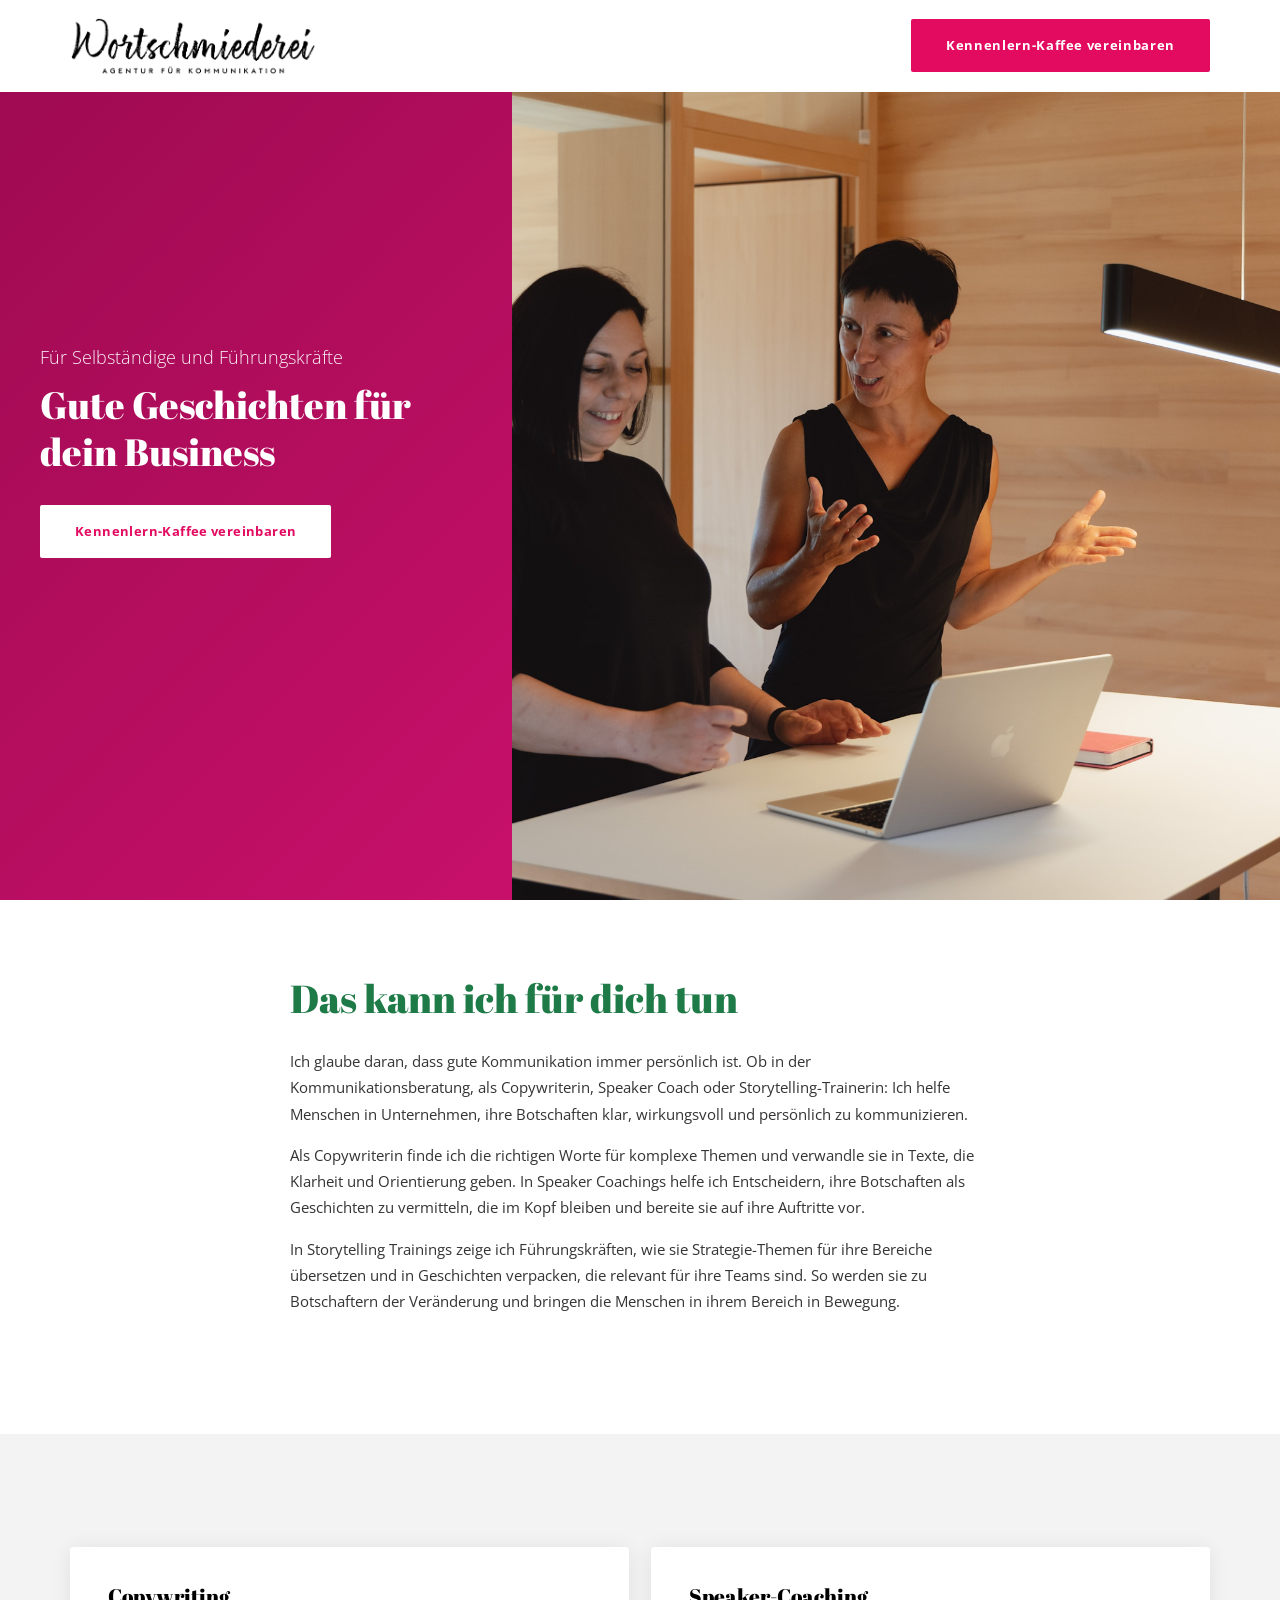
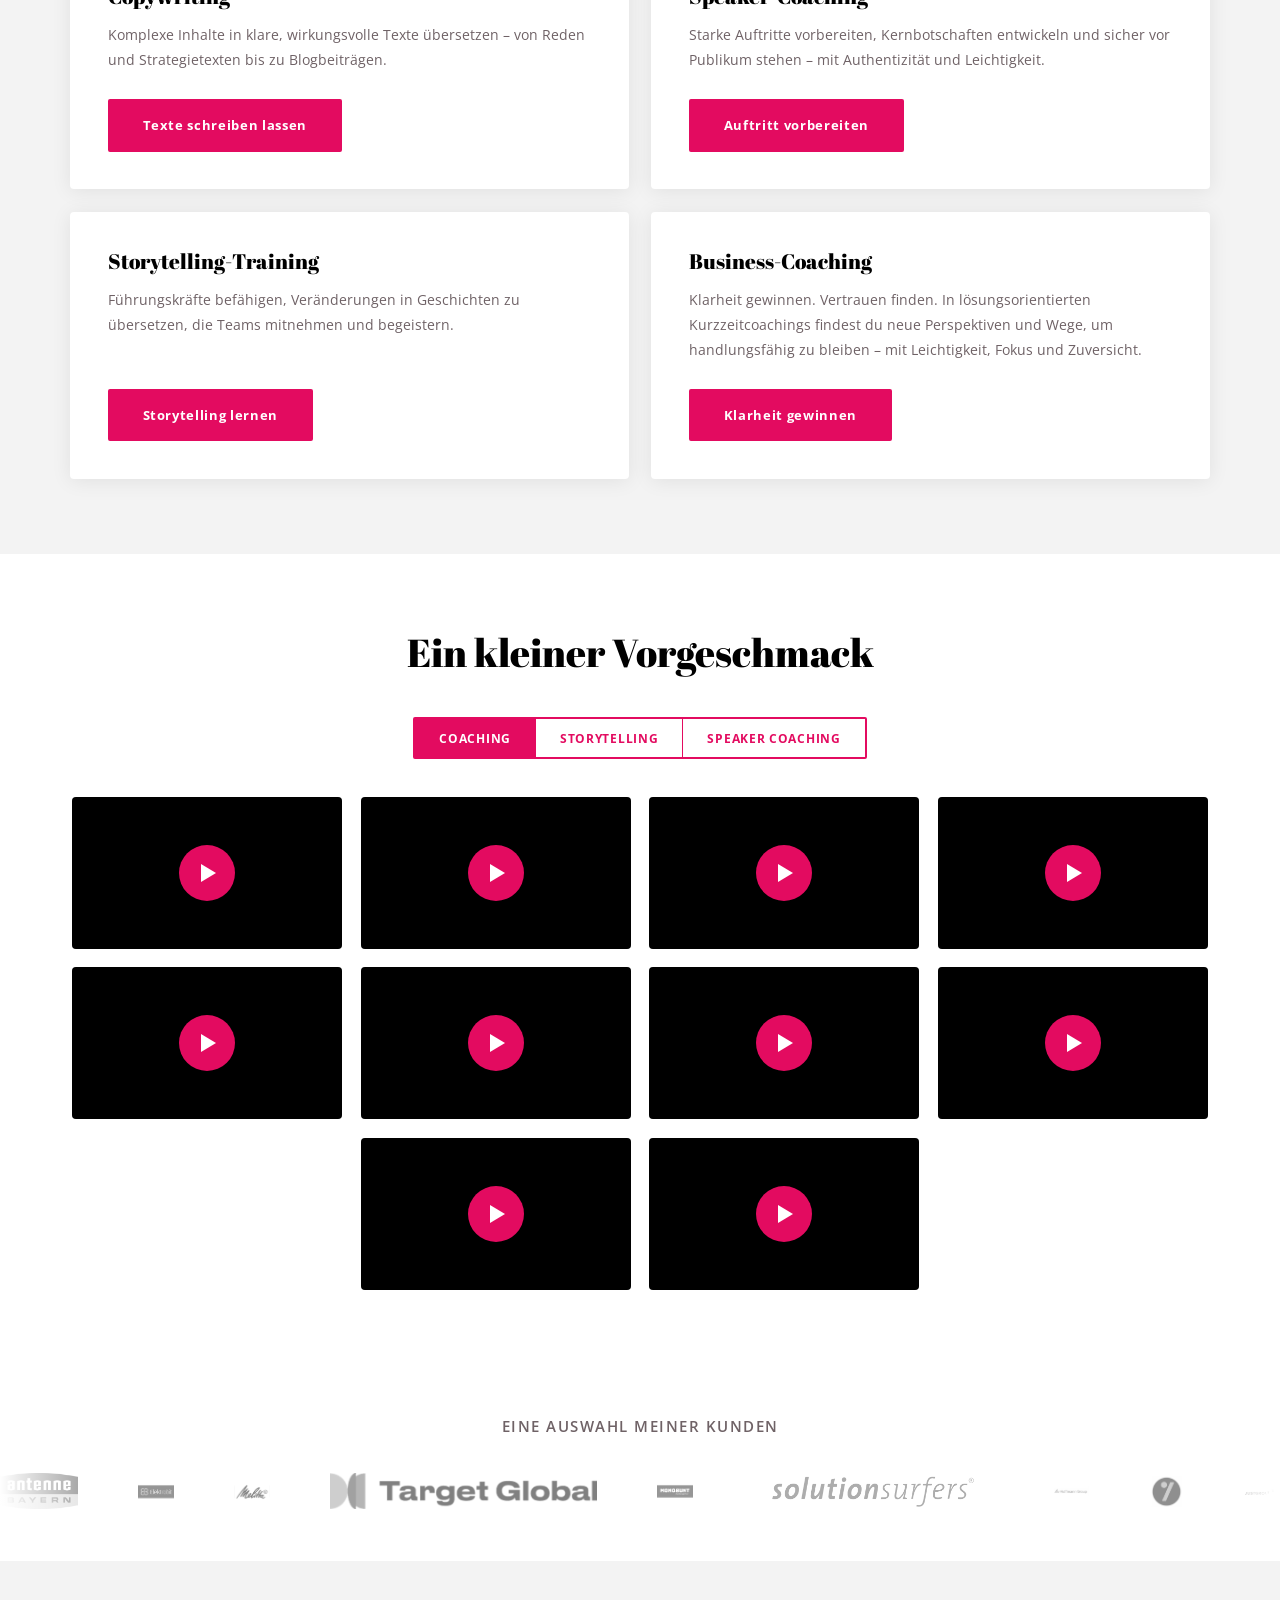
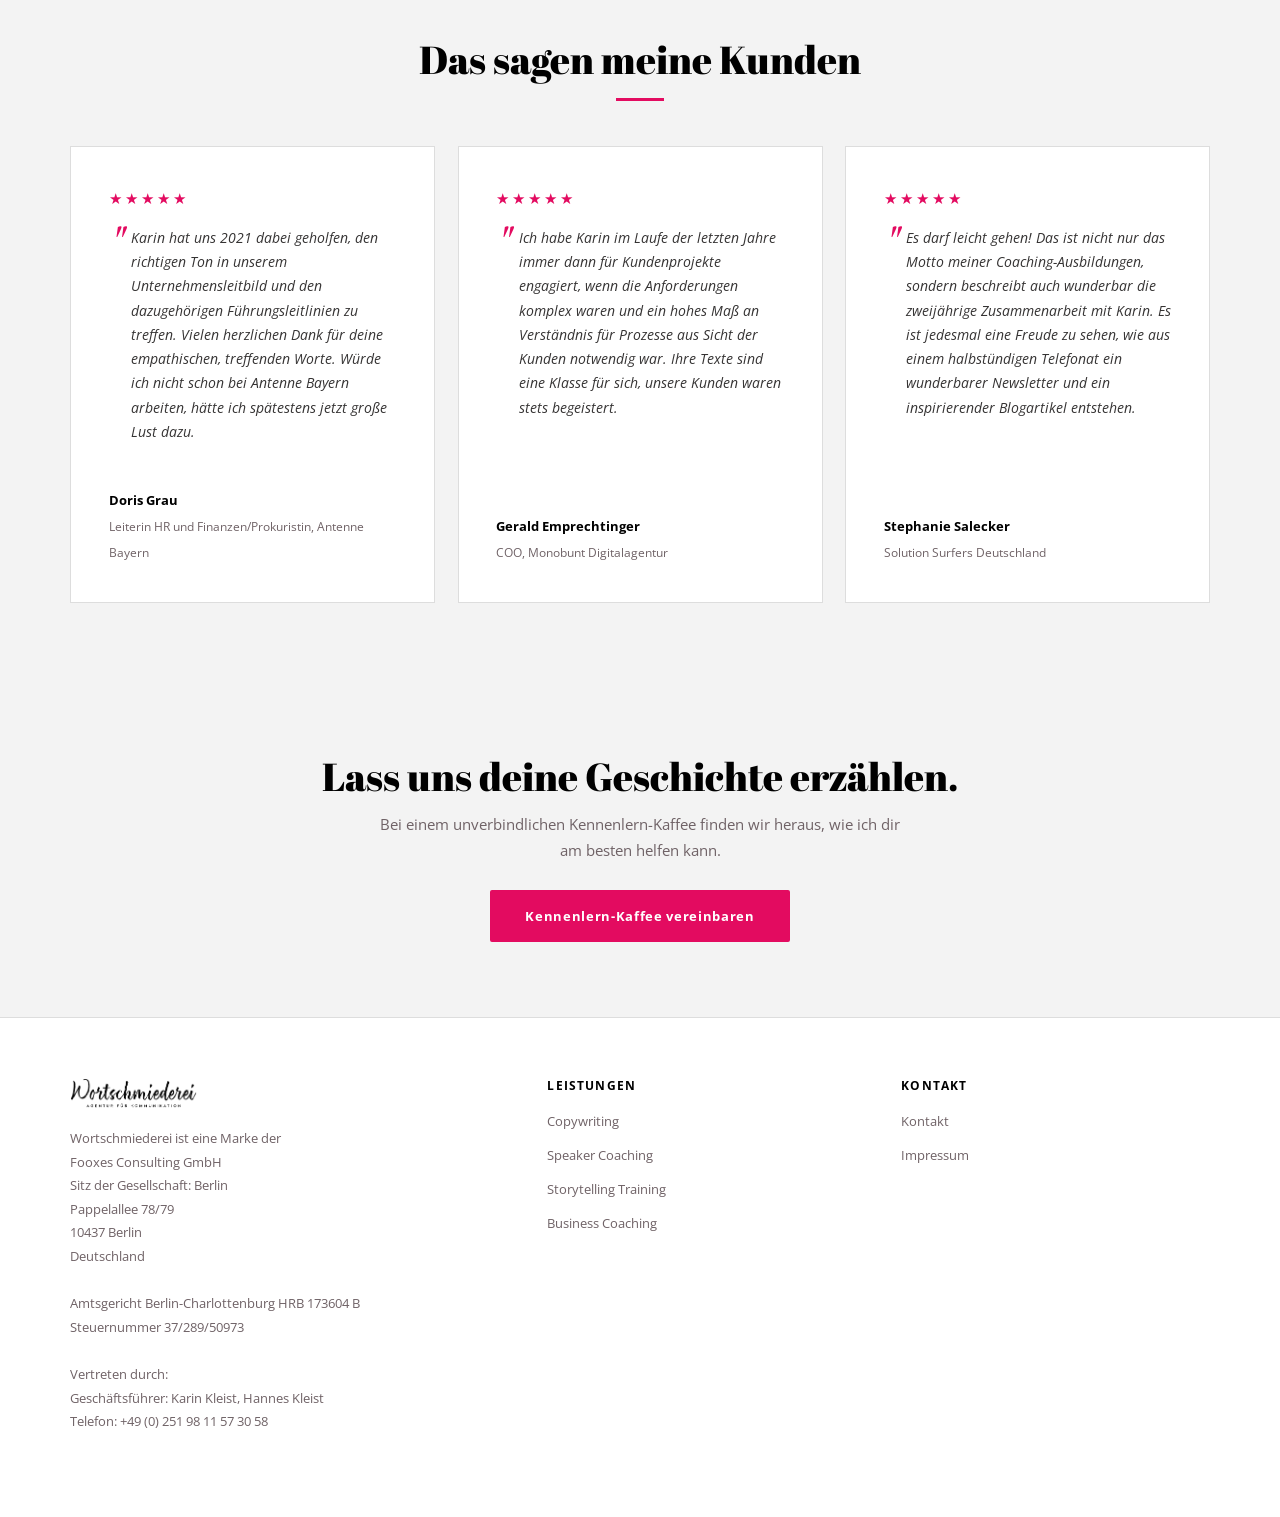
<file: index.html>
<!DOCTYPE html>
<html lang="de">
<head>
  <meta charset="UTF-8">
  <meta name="viewport" content="width=device-width, initial-scale=1.0">
  <title>Wortschmiederei – Gute Geschichten für dein Business</title>
  <meta name="description" content="Copywriting, Speaker Coaching und Storytelling Training für Unternehmen und Selbständige. Karin Kleist hilft dir, deine Botschaften klar und wirkungsvoll zu kommunizieren.">
  <link rel="preconnect" href="https://fonts.googleapis.com">
  <link rel="preconnect" href="https://fonts.gstatic.com" crossorigin>
  <link rel="stylesheet" href="https://fonts.googleapis.com/css2?family=Abril+Fatface&family=Open+Sans:ital,wght@0,300;0,400;0,600;0,700;1,400&display=swap">
  <link rel="stylesheet" href="css/style.css">
</head>
<body>

  <!-- ============ HEADER ============ -->
  <header class="site-header" role="banner">
    <div class="header-inner">
      <a href="/" class="site-logo" aria-label="Wortschmiederei – Startseite">
        <img src="images/logos/wortschmiederei-logo-schwarz-hd.png" alt="Wortschmiederei" width="180" height="60">
      </a>

      <nav class="site-nav" id="site-nav" role="navigation" aria-label="Hauptnavigation">
        <div class="nav-cta">
          <a href="kontakt/" class="btn btn-primary">Kennenlern-Kaffee vereinbaren</a>
        </div>
      </nav>
    </div>
  </header>

  <main>

    <!-- ============ HERO ============ -->
    <section class="hero">
      <div class="hero-photo" role="img" aria-label="Karin Kleist – Wortschmiederei" style="background-image: url('images/photos/karin-kleist-fotoshooting-2025-5535.jpg');"></div>
      <div class="hero-content">
        <div class="hero-content-inner">
          <p class="hero-eyebrow">Für Selbständige und Führungskräfte</p>
          <h1>Gute Geschichten für<br>dein Business</h1>
          <a href="kontakt/" class="btn btn-light">Kennenlern-Kaffee vereinbaren</a>
        </div>
      </div>
    </section>

    <!-- ============ SERVICES ============ -->
    <section class="section" style="background: var(--color-white);">
      <div class="container">
        <h2 class="services-heading">Das kann ich für dich tun</h2>

        <div class="services-intro">
          <p>Ich glaube daran, dass gute Kommunikation immer persönlich ist. Ob in der Kommunikationsberatung, als Copywriterin, Speaker Coach oder Storytelling-Trainerin: Ich helfe Menschen in Unternehmen, ihre Botschaften klar, wirkungsvoll und persönlich zu kommunizieren.</p>
          <p>Als Copywriterin finde ich die richtigen Worte für komplexe Themen und verwandle sie in Texte, die Klarheit und Orientierung geben. In Speaker Coachings helfe ich Entscheidern, ihre Botschaften als Geschichten zu vermitteln, die im Kopf bleiben und bereite sie auf ihre Auftritte vor.</p>
          <p>In Storytelling Trainings zeige ich Führungskräften, wie sie Strategie-Themen für ihre Bereiche übersetzen und in Geschichten verpacken, die relevant für ihre Teams sind. So werden sie zu Botschaftern der Veränderung und bringen die Menschen in ihrem Bereich in Bewegung.</p>
        </div>
      </div>
    </section>

    <!-- ============ SERVICES GRID (eigene Sektion, hellgrau) ============ -->
    <section class="section section--light">
      <div class="container">
        <div class="services-grid">
          <div class="service-card">
            <h3>Copywriting</h3>
            <p>Komplexe Inhalte in klare, wirkungsvolle Texte übersetzen – von Reden und Strategietexten bis zu Blogbeiträgen.</p>
            <a href="copywriting-fuer-unternehmen-und-macher/" class="btn btn-primary">Texte schreiben lassen</a>
          </div>
          <div class="service-card">
            <h3>Speaker-Coaching</h3>
            <p>Starke Auftritte vorbereiten, Kernbotschaften entwickeln und sicher vor Publikum stehen – mit Authentizität und Leichtigkeit.</p>
            <a href="speaker-coaching/" class="btn btn-primary">Auftritt vorbereiten</a>
          </div>
          <div class="service-card">
            <h3>Storytelling-Training</h3>
            <p>Führungskräfte befähigen, Veränderungen in Geschichten zu übersetzen, die Teams mitnehmen und begeistern.</p>
            <a href="storytelling-trainings/" class="btn btn-primary">Storytelling lernen</a>
          </div>
          <div class="service-card">
            <h3>Business-Coaching</h3>
            <p>Klarheit gewinnen. Vertrauen finden. In lösungsorientierten Kurzzeitcoachings findest du neue Perspektiven und Wege, um handlungsfähig zu bleiben – mit Leichtigkeit, Fokus und Zuversicht.</p>
            <a href="coaching/" class="btn btn-primary">Klarheit gewinnen</a>
          </div>
        </div>
      </div>
    </section>

    <!-- ============ IMPULSES ============ -->
    <section class="section impulses">
      <div class="container">
        <h2 style="padding-bottom: 30px;">Ein kleiner Vorgeschmack</h2>
        <div class="seg-control" role="tablist">
          <button type="button" class="seg" role="tab" aria-selected="true" data-panel="panel-coaching">Coaching</button>
          <button type="button" class="seg" role="tab" aria-selected="false" data-panel="panel-storytelling">Storytelling</button>
          <button type="button" class="seg" role="tab" aria-selected="false" data-panel="panel-speaker">Speaker Coaching</button>
        </div>

        <div class="video-grid" id="panel-coaching" role="tabpanel">
          <button class="video-thumb" data-video="CcPefmx03Yg" aria-label="Video abspielen"><span class="play" aria-hidden="true"></span></button>
          <button class="video-thumb" data-video="rnetxHmIP0k" aria-label="Video abspielen"><span class="play" aria-hidden="true"></span></button>
          <button class="video-thumb" data-video="zbGEH5TOkiM" aria-label="Video abspielen"><span class="play" aria-hidden="true"></span></button>
          <button class="video-thumb" data-video="otClP_2sHiY" aria-label="Video abspielen"><span class="play" aria-hidden="true"></span></button>
          <button class="video-thumb" data-video="E2RFAyyqyGI" aria-label="Video abspielen"><span class="play" aria-hidden="true"></span></button>
          <button class="video-thumb" data-video="37KfVpr4NQI" aria-label="Video abspielen"><span class="play" aria-hidden="true"></span></button>
          <button class="video-thumb" data-video="1z-iZ63ific" aria-label="Video abspielen"><span class="play" aria-hidden="true"></span></button>
          <button class="video-thumb" data-video="4xS1fLV9jog" aria-label="Video abspielen"><span class="play" aria-hidden="true"></span></button>
          <button class="video-thumb" data-video="xoIrYyJFM1Q" aria-label="Video abspielen"><span class="play" aria-hidden="true"></span></button>
          <button class="video-thumb" data-video="sQzvlSWpSgU" aria-label="Video abspielen"><span class="play" aria-hidden="true"></span></button>
        </div>

        <div class="video-grid" id="panel-storytelling" role="tabpanel" hidden>
          <button class="video-thumb" data-video="zxx862WJ6g4" aria-label="Video abspielen"><span class="play" aria-hidden="true"></span></button>
          <button class="video-thumb" data-video="rxhePX0Qe_k" aria-label="Video abspielen"><span class="play" aria-hidden="true"></span></button>
        </div>

        <div class="video-grid" id="panel-speaker" role="tabpanel" hidden>
          <button class="video-thumb" data-video="vJ0dxZ1SB0k" aria-label="Video abspielen"><span class="play" aria-hidden="true"></span></button>
          <button class="video-thumb" data-video="DigJMYyIf7Y" aria-label="Video abspielen"><span class="play" aria-hidden="true"></span></button>
          <button class="video-thumb" data-video="i3_VkIvrlmE" aria-label="Video abspielen"><span class="play" aria-hidden="true"></span></button>
        </div>
      </div>
    </section>

    <!-- ============ CLIENT LOGOS ============ -->
    <section class="clients">
      <div class="container">
        <h2>Eine Auswahl meiner Kunden</h2>
      </div>
      <div class="logo-track-wrapper">
        <div class="logo-track" aria-hidden="true">
          <img src="images/logos/antenne-bayern-logo.png" alt="Antenne Bayern" loading="lazy" decoding="async">
          <img src="images/logos/elektrobit-logo.png" alt="Elektrobit" loading="lazy" decoding="async">
          <img src="images/logos/melitta-logo.png" alt="Melitta" loading="lazy" decoding="async">
          <img src="images/logos/target-global-logo-v2.png" alt="Target Global" loading="lazy" decoding="async">
          <img src="images/logos/monobunt-logo.png" alt="Monobunt" loading="lazy" decoding="async">
          <img src="images/logos/solution-surfers-logo-schrift.png" alt="Solution Surfers" loading="lazy" decoding="async">
          <img src="images/logos/hoffmann-group-logo.png" alt="Hoffmann Group" loading="lazy" decoding="async">
          <img src="images/logos/symvio-logo.png" alt="Symvio" loading="lazy" decoding="async">
          <img src="images/logos/justgrow-logo.png" alt="Justgrow" loading="lazy" decoding="async">
          <img src="images/logos/bettina-hoermann-logo.png" alt="Bettina Hörmann" loading="lazy" decoding="async">
          <img src="images/logos/coachyfy-logo.png" alt="Coachyfy" loading="lazy" decoding="async">
          <img src="images/logos/foobar-agency-logo.png" alt="foobar Agency" loading="lazy" decoding="async">
          <img src="images/logos/okr-made-simple-logo.png" alt="OKR Made Simple" loading="lazy" decoding="async">
          <img src="images/logos/hubfactory-logo.png" alt="Hubfactory" loading="lazy" decoding="async">
          <img src="images/logos/lieblingsagenten-logo.png" alt="Lieblingsagenten" loading="lazy" decoding="async">
          <img src="images/logos/boma-international-logo.png" alt="BOMA International" loading="lazy" decoding="async">
          <img src="images/logos/one-finance-logo.png" alt="One Finance" loading="lazy" decoding="async">
        </div>
      </div>
    </section>

    <!-- ============ TESTIMONIALS ============ -->
    <section class="section testimonials">
      <div class="container">
        <div class="testimonials-header">
          <h2>Das sagen meine Kunden</h2>
        </div>

        <div class="testimonials-grid">
          <div class="testimonial-card">
            <div class="star-rating" aria-label="5 von 5 Sternen">
              <span>★</span><span>★</span><span>★</span><span>★</span><span>★</span>
            </div>
            <blockquote>Karin hat uns 2021 dabei geholfen, den richtigen Ton in unserem Unternehmensleitbild und den dazugehörigen Führungsleitlinien zu treffen. Vielen herzlichen Dank für deine empathischen, treffenden Worte. Würde ich nicht schon bei Antenne Bayern arbeiten, hätte ich spätestens jetzt große Lust dazu.</blockquote>
            <div class="testimonial-author">
              <div class="author-info">
                <strong>Doris Grau</strong>
                <span>Leiterin HR und Finanzen/Prokuristin, Antenne Bayern</span>
              </div>
            </div>
          </div>

          <div class="testimonial-card">
            <div class="star-rating" aria-label="5 von 5 Sternen">
              <span>★</span><span>★</span><span>★</span><span>★</span><span>★</span>
            </div>
            <blockquote>Ich habe Karin im Laufe der letzten Jahre immer dann für Kundenprojekte engagiert, wenn die Anforderungen komplex waren und ein hohes Maß an Verständnis für Prozesse aus Sicht der Kunden notwendig war. Ihre Texte sind eine Klasse für sich, unsere Kunden waren stets begeistert.</blockquote>
            <div class="testimonial-author">
              <div class="author-info">
                <strong>Gerald Emprechtinger</strong>
                <span>COO, Monobunt Digitalagentur</span>
              </div>
            </div>
          </div>

          <div class="testimonial-card">
            <div class="star-rating" aria-label="5 von 5 Sternen">
              <span>★</span><span>★</span><span>★</span><span>★</span><span>★</span>
            </div>
            <blockquote>Es darf leicht gehen! Das ist nicht nur das Motto meiner Coaching-Ausbildungen, sondern beschreibt auch wunderbar die zweijährige Zusammenarbeit mit Karin. Es ist jedesmal eine Freude zu sehen, wie aus einem halbstündigen Telefonat ein wunderbarer Newsletter und ein inspirierender Blogartikel entstehen.</blockquote>
            <div class="testimonial-author">
              <div class="author-info">
                <strong>Stephanie Salecker</strong>
                <span>Solution Surfers Deutschland</span>
              </div>
            </div>
          </div>
        </div>
      </div>
    </section>

    <!-- ============ CLOSING CTA ============ -->
    <section class="section section--light text-center">
      <div class="container">
        <h2>Lass uns deine Geschichte erzählen.</h2>
        <p style="max-width: 520px; margin: 0.75rem auto 1.75rem; color: var(--color-muted);">Bei einem unverbindlichen Kennenlern-Kaffee finden wir heraus, wie ich dir am besten helfen kann.</p>
        <a href="kontakt/" class="btn btn-primary">Kennenlern-Kaffee vereinbaren</a>
      </div>
    </section>

  </main>

  <!-- ============ FOOTER ============ -->
  <footer class="site-footer" role="contentinfo">
    <div class="container">
      <div class="footer-inner">
        <div class="footer-col">
          <div class="footer-logo">
            <a href="/"><img src="images/logos/wortschmiederei-logo-schwarz-hd.png" alt="Wortschmiederei" loading="lazy" decoding="async"></a>
          </div>
          <address>
            Wortschmiederei ist eine Marke der<br>
            Fooxes Consulting GmbH<br>
            Sitz der Gesellschaft: Berlin<br>
            Pappelallee 78/79<br>
            10437 Berlin<br>
            Deutschland<br><br>
            Amtsgericht Berlin-Charlottenburg HRB 173604 B<br>
            Steuernummer 37/289/50973<br><br>
            Vertreten durch:<br>
            Geschäftsführer: Karin Kleist, Hannes Kleist<br>
            Telefon: <a href="tel:+4925198115730 58">+49 (0) 251 98 11 57 30 58</a>
          </address>
        </div>

        <div class="footer-col">
          <h4>Leistungen</h4>
          <ul class="footer-nav-list">
            <li><a href="copywriting-fuer-unternehmen-und-macher/">Copywriting</a></li>
            <li><a href="speaker-coaching/">Speaker Coaching</a></li>
            <li><a href="storytelling-trainings/">Storytelling Training</a></li>
            <li><a href="coaching/">Business Coaching</a></li>
          </ul>
        </div>

        <div class="footer-col">
          <h4>Kontakt</h4>
          <ul class="footer-nav-list">
            <li><a href="kontakt/">Kontakt</a></li>
            <li><a href="impressum/">Impressum</a></li>
          </ul>
        </div>
      </div>
      </div>
</footer>

  <script src="js/main.js"></script>
</body>
</html>
</file>
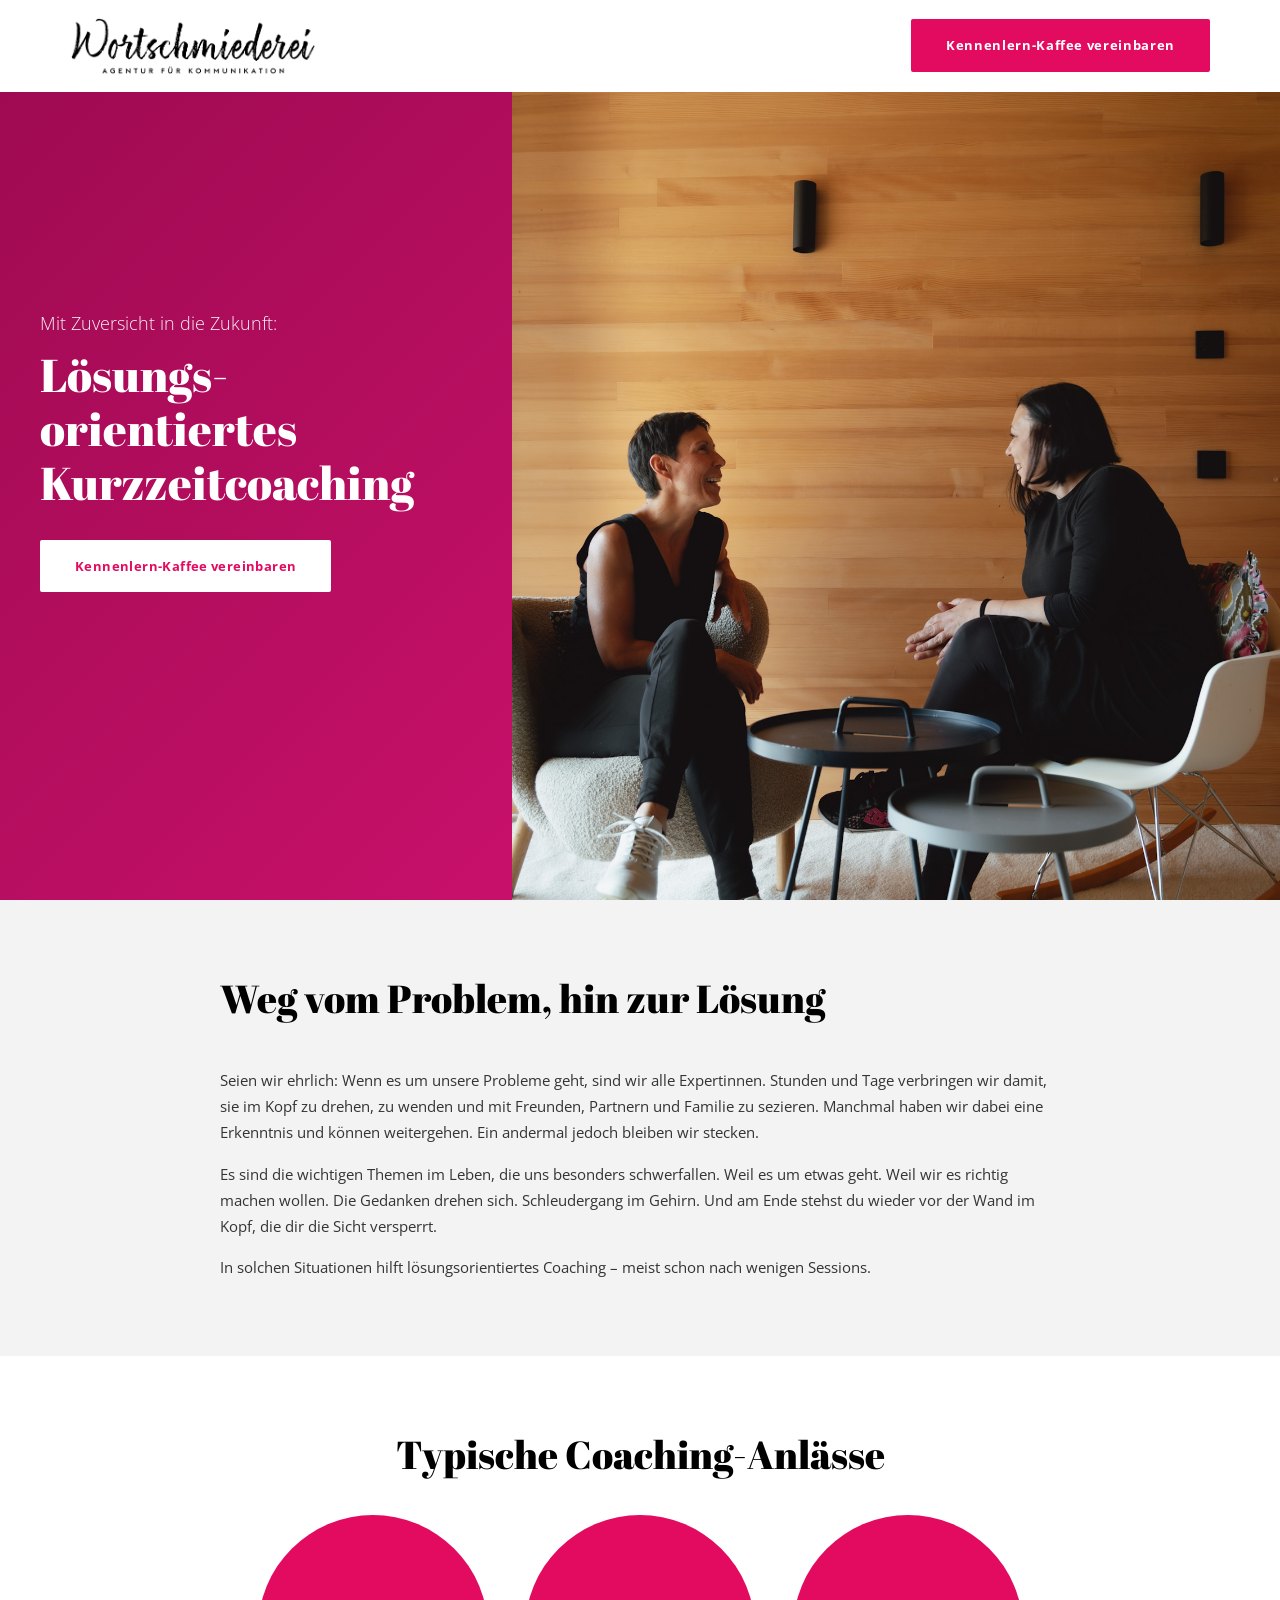
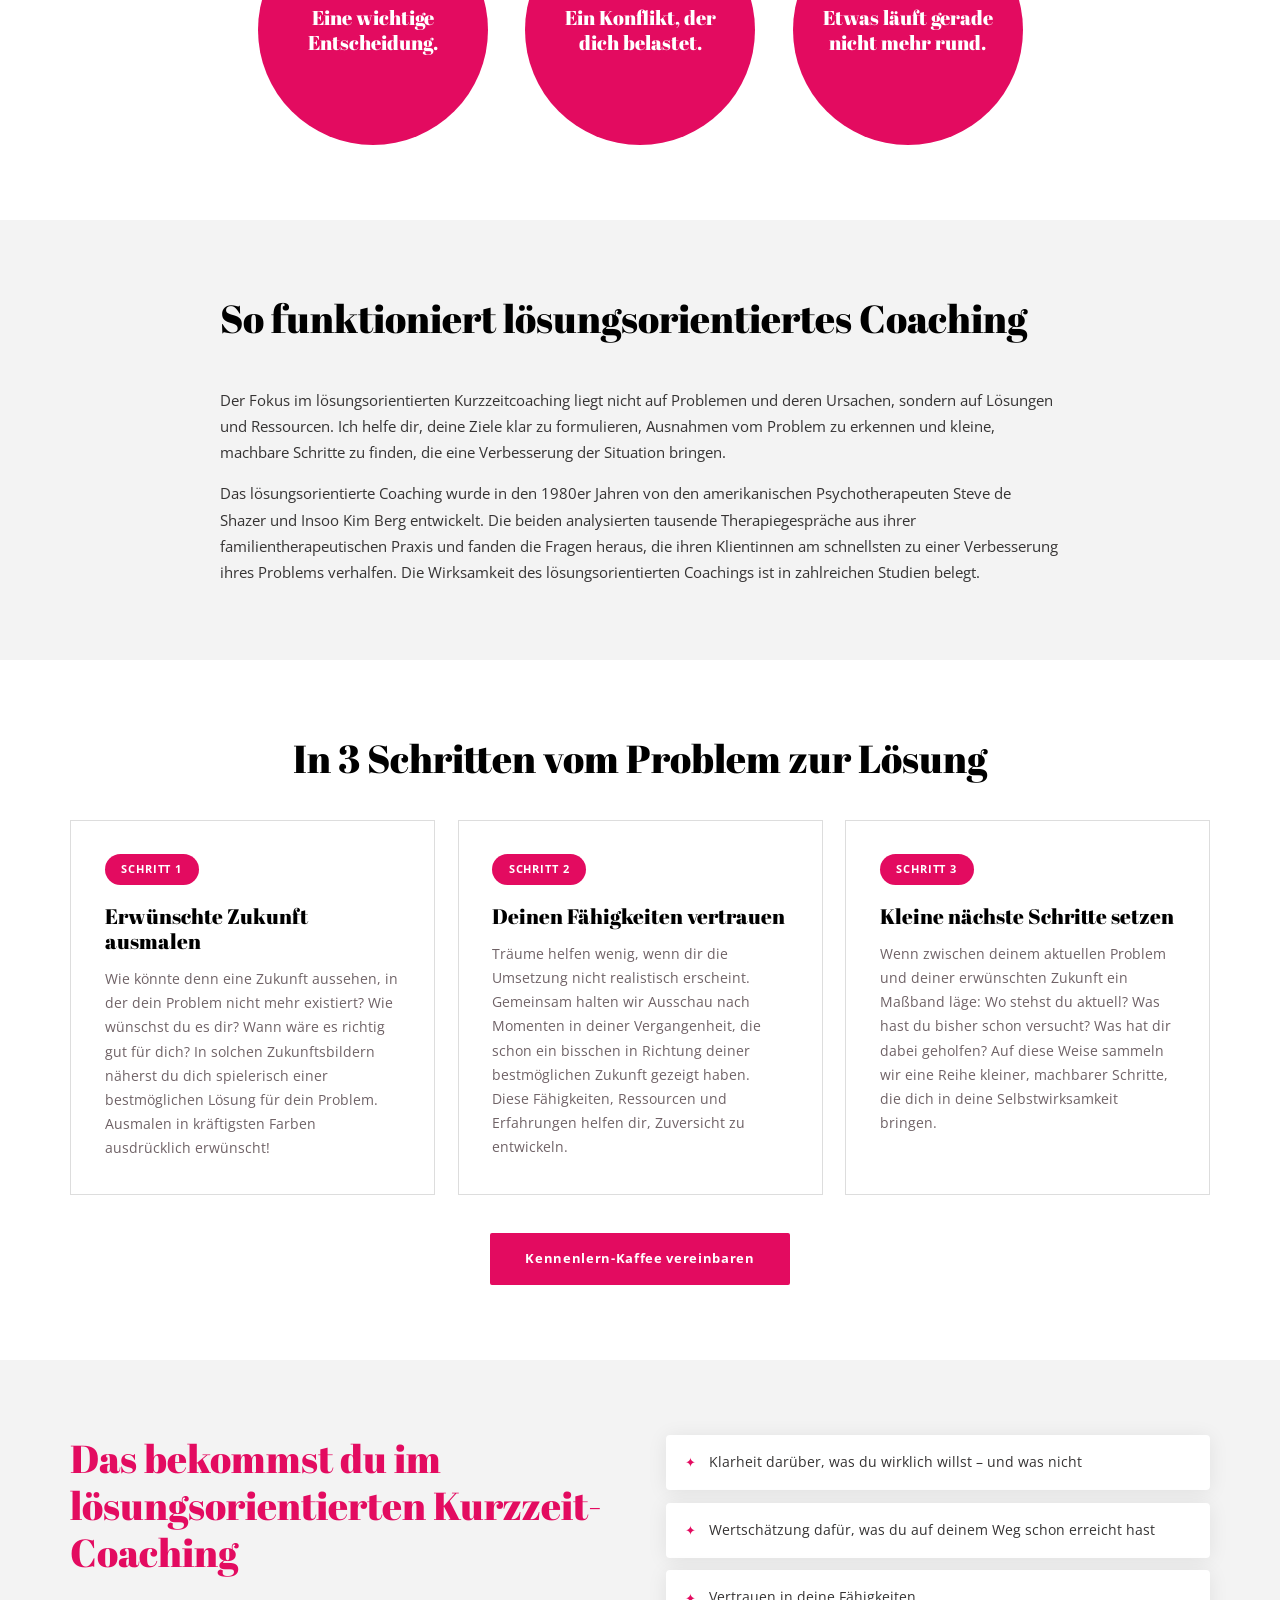
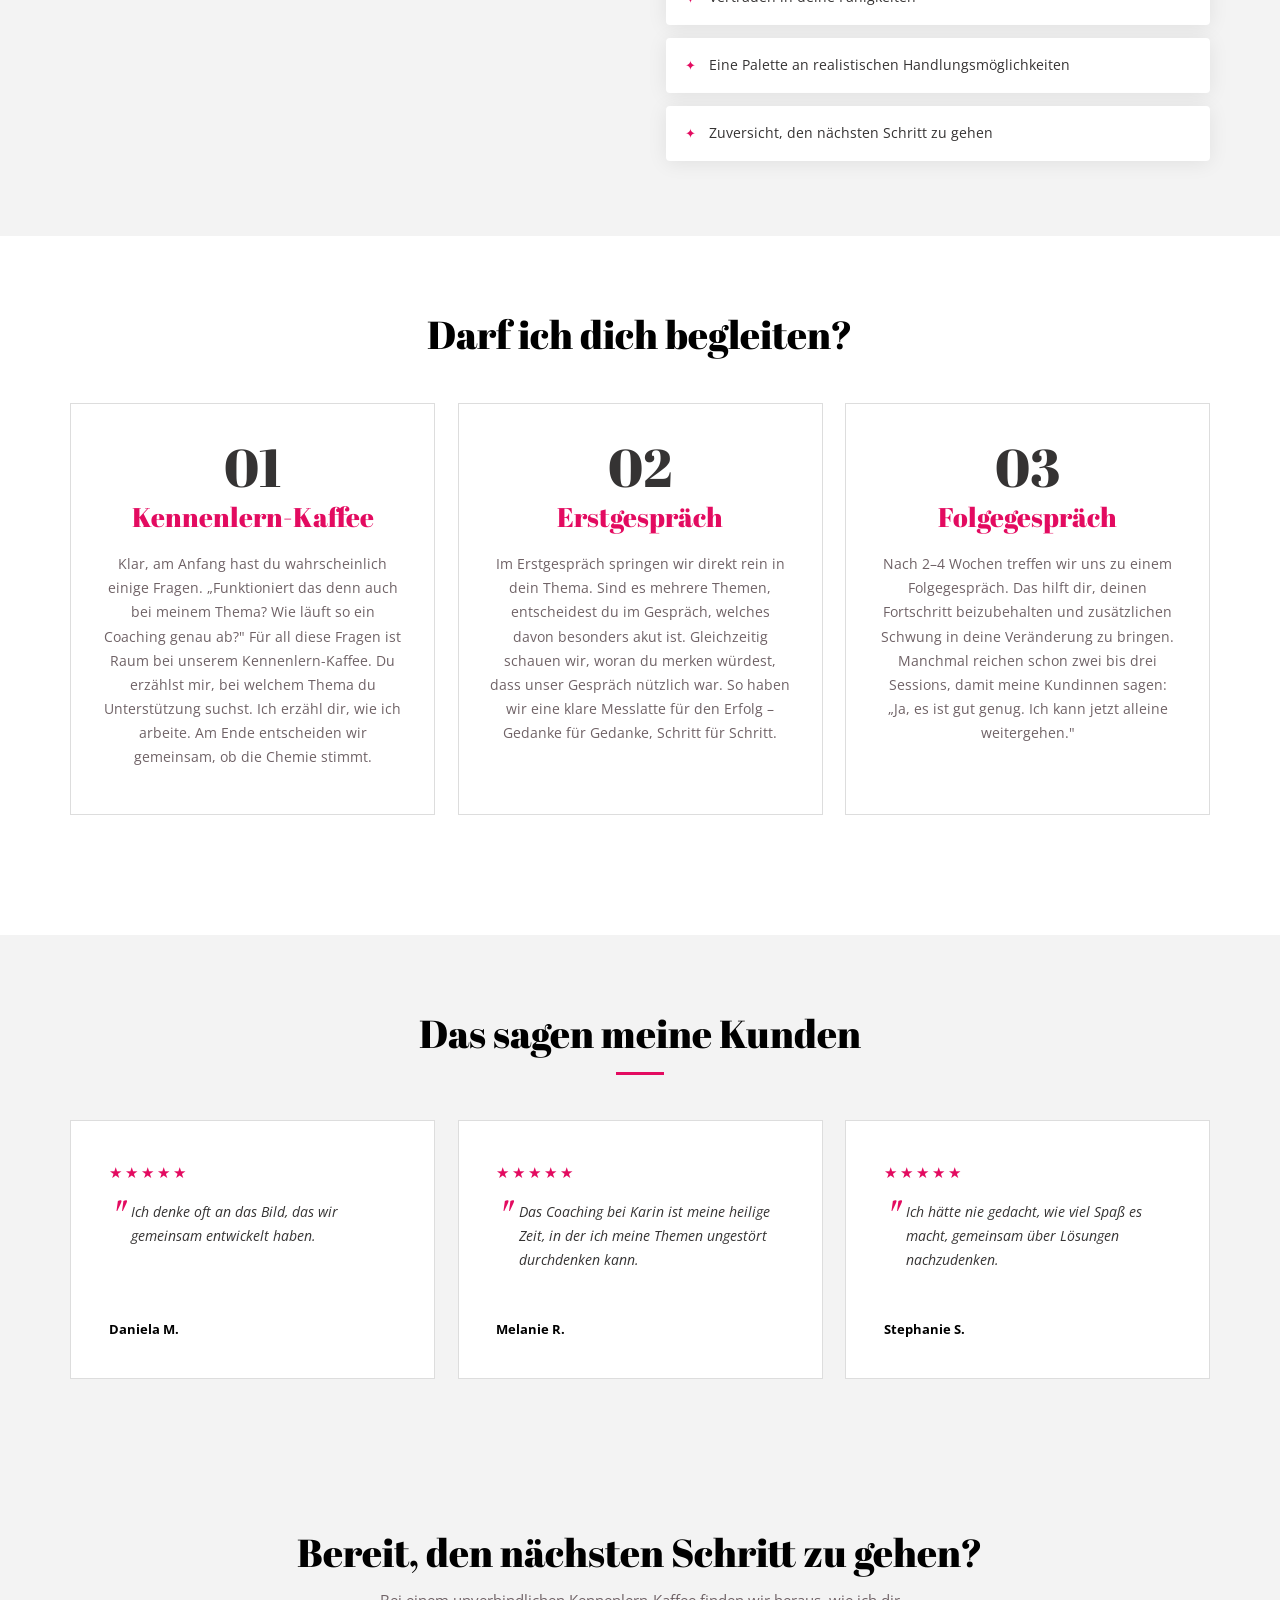
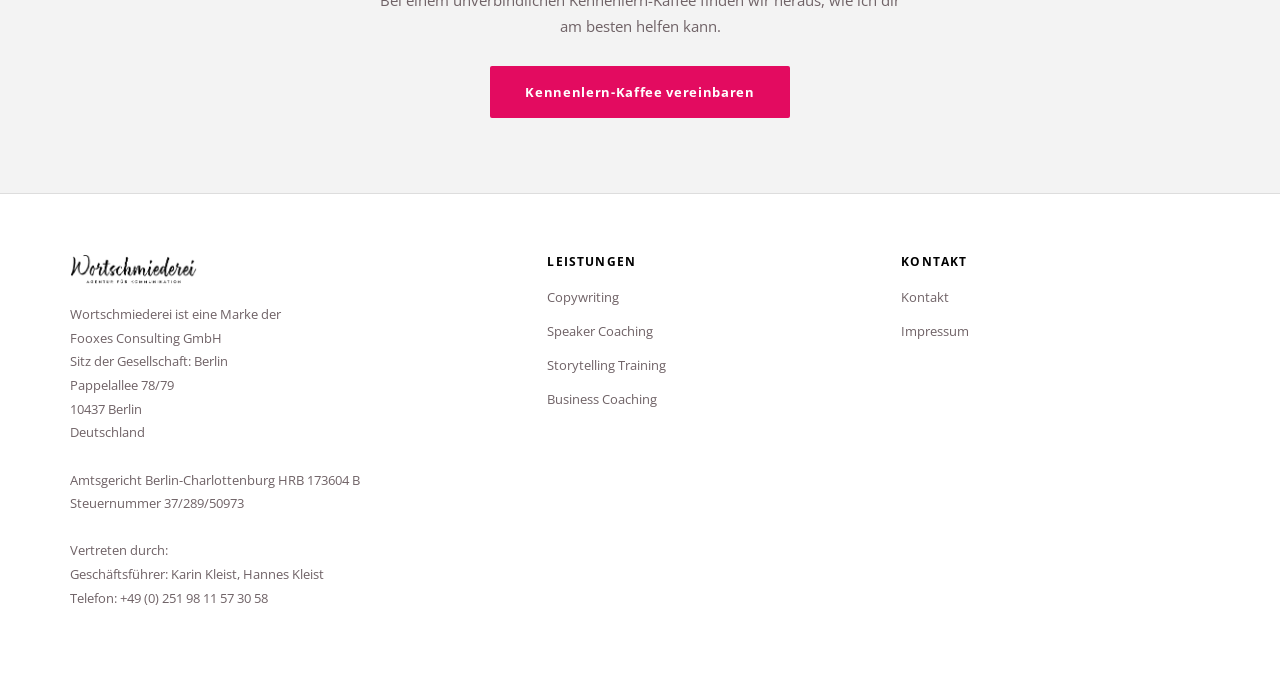
<file: coaching/index.html>
<!DOCTYPE html>
<html lang="de">
<head>
  <meta charset="UTF-8">
  <meta name="viewport" content="width=device-width, initial-scale=1.0">
  <title>Business Coaching – Wortschmiederei</title>
  <meta name="description" content="Lösungsorientiertes Kurzzeitcoaching mit Karin Kleist. Mit Zuversicht in die Zukunft – weg vom Problem, hin zur Lösung.">
  <link rel="preconnect" href="https://fonts.googleapis.com">
  <link rel="preconnect" href="https://fonts.gstatic.com" crossorigin>
  <link rel="stylesheet" href="https://fonts.googleapis.com/css2?family=Abril+Fatface&family=Open+Sans:ital,wght@0,300;0,400;0,600;0,700;1,400&display=swap">
  <link rel="stylesheet" href="../css/style.css">
</head>
<body>

  <!-- ============ HEADER ============ -->
  <header class="site-header" role="banner">
    <div class="header-inner">
      <a href="/" class="site-logo" aria-label="Wortschmiederei – Startseite">
        <img src="../images/logos/wortschmiederei-logo-schwarz-hd.png" alt="Wortschmiederei" width="180" height="60">
      </a>

      <nav class="site-nav" id="site-nav" role="navigation" aria-label="Hauptnavigation">
        <div class="nav-cta">
          <a href="../kontakt/" class="btn btn-primary">Kennenlern-Kaffee vereinbaren</a>
        </div>
      </nav>
    </div>
  </header>

  <main>

    <!-- ============ HERO ============ -->
    <section class="hero hero--sub">
      <div class="hero-photo" role="img" aria-label="Karin Kleist – Coaching" style="background-image: url('../images/photos/karin-kleist-fotoshooting-2025-5076.jpg'); background-position: center 20%;"></div>
      <div class="hero-content">
        <div class="hero-content-inner">
          <p class="hero-eyebrow">Mit Zuversicht in die Zukunft:</p>
          <h1>Lösungs-orientiertes Kurzzeitcoaching</h1>
          <a href="../kontakt/" class="btn btn-light">Kennenlern-Kaffee vereinbaren</a>
        </div>
      </div>
    </section>

    <!-- ============ WEG VOM PROBLEM ============ -->
    <section class="section section--light">
      <div class="container" style="max-width: 900px;">
        <h2 class="text-accent" style="padding-bottom: 45px;">Weg vom Problem, hin zur Lösung</h2>
        <p>Seien wir ehrlich: Wenn es um unsere Probleme geht, sind wir alle Expertinnen. Stunden und Tage verbringen wir damit, sie im Kopf zu drehen, zu wenden und mit Freunden, Partnern und Familie zu sezieren. Manchmal haben wir dabei eine Erkenntnis und können weitergehen. Ein andermal jedoch bleiben wir stecken.</p>
        <p>Es sind die wichtigen Themen im Leben, die uns besonders schwerfallen. Weil es um etwas geht. Weil wir es richtig machen wollen. Die Gedanken drehen sich. Schleudergang im Gehirn. Und am Ende stehst du wieder vor der Wand im Kopf, die dir die Sicht versperrt.</p>
        <p>In solchen Situationen hilft lösungsorientiertes Coaching – meist schon nach wenigen Sessions.</p>
      </div>
    </section>

    <!-- ============ SITUATION CIRCLES ============ -->
    <section class="section">
      <div class="container">
        <h2 class="text-center" style="margin-bottom: 2.5rem;">Typische Coaching-Anlässe</h2>
        <div class="situation-circles">
          <div class="situation-circle">Eine wichtige Entscheidung.</div>
          <div class="situation-circle">Ein Konflikt, der dich belastet.</div>
          <div class="situation-circle">Etwas läuft gerade nicht mehr rund.</div>
        </div>
      </div>
    </section>

    <!-- ============ SO FUNKTIONIERT ============ -->
    <section class="section section--light">
      <div class="container" style="max-width: 900px;">
        <h2 style="padding-bottom: 45px;">So funktioniert lösungsorientiertes Coaching</h2>
        <p>Der Fokus im lösungsorientierten Kurzzeitcoaching liegt nicht auf Problemen und deren Ursachen, sondern auf Lösungen und Ressourcen. Ich helfe dir, deine Ziele klar zu formulieren, Ausnahmen vom Problem zu erkennen und kleine, machbare Schritte zu finden, die eine Verbesserung der Situation bringen.</p>
        <p>Das lösungsorientierte Coaching wurde in den 1980er Jahren von den amerikanischen Psychotherapeuten Steve de Shazer und Insoo Kim Berg entwickelt. Die beiden analysierten tausende Therapiegespräche aus ihrer familientherapeutischen Praxis und fanden die Fragen heraus, die ihren Klientinnen am schnellsten zu einer Verbesserung ihres Problems verhalfen. Die Wirksamkeit des lösungsorientierten Coachings ist in zahlreichen Studien belegt.</p>
      </div>
    </section>

    <!-- ============ 3 SCHRITTE ============ -->
    <section class="section">
      <div class="container">
        <h2 class="text-center">In 3 Schritten vom Problem zur Lösung</h2>

        <div class="coach-steps">
          <div class="coach-step">
            <span class="step-badge">Schritt 1</span>
            <h3>Erwünschte Zukunft ausmalen</h3>
            <p>Wie könnte denn eine Zukunft aussehen, in der dein Problem nicht mehr existiert? Wie wünschst du es dir? Wann wäre es richtig gut für dich? In solchen Zukunftsbildern näherst du dich spielerisch einer bestmöglichen Lösung für dein Problem. Ausmalen in kräftigsten Farben ausdrücklich erwünscht!</p>
          </div>
          <div class="coach-step">
            <span class="step-badge">Schritt 2</span>
            <h3>Deinen Fähigkeiten vertrauen</h3>
            <p>Träume helfen wenig, wenn dir die Umsetzung nicht realistisch erscheint. Gemeinsam halten wir Ausschau nach Momenten in deiner Vergangenheit, die schon ein bisschen in Richtung deiner bestmöglichen Zukunft gezeigt haben. Diese Fähigkeiten, Ressourcen und Erfahrungen helfen dir, Zuversicht zu entwickeln.</p>
          </div>
          <div class="coach-step">
            <span class="step-badge">Schritt 3</span>
            <h3>Kleine nächste Schritte setzen</h3>
            <p>Wenn zwischen deinem aktuellen Problem und deiner erwünschten Zukunft ein Maßband läge: Wo stehst du aktuell? Was hast du bisher schon versucht? Was hat dir dabei geholfen? Auf diese Weise sammeln wir eine Reihe kleiner, machbarer Schritte, die dich in deine Selbstwirksamkeit bringen.</p>
          </div>
        </div>

        <div class="text-center" style="margin-top: 2.5rem;">
          <a href="../kontakt/" class="btn btn-primary">Kennenlern-Kaffee vereinbaren</a>
        </div>
      </div>
    </section>

    <!-- ============ DAS BEKOMMST DU ============ -->
    <section class="section section--light">
      <div class="container">
        <div class="checklist-block">
          <div>
            <h2 class="text-primary">Das bekommst du im lösungsorientierten Kurzzeit-Coaching</h2>
          </div>
          <ul class="checklist">
            <li>Klarheit darüber, was du wirklich willst – und was nicht</li>
            <li>Wertschätzung dafür, was du auf deinem Weg schon erreicht hast</li>
            <li>Vertrauen in deine Fähigkeiten</li>
            <li>Eine Palette an realistischen Handlungsmöglichkeiten</li>
            <li>Zuversicht, den nächsten Schritt zu gehen</li>
          </ul>
        </div>
      </div>
    </section>

    <!-- ============ DARF ICH DICH BEGLEITEN ============ -->
    <section class="section process">
      <div class="container">
        <h2 class="text-center">Darf ich dich begleiten?</h2>

        <div class="process-steps" style="margin-top: 3rem;">
          <div class="process-step">
            <span class="step-number">01</span>
            <h3>Kennenlern-Kaffee</h3>
            <p>Klar, am Anfang hast du wahrscheinlich einige Fragen. „Funktioniert das denn auch bei meinem Thema? Wie läuft so ein Coaching genau ab?" Für all diese Fragen ist Raum bei unserem Kennenlern-Kaffee. Du erzählst mir, bei welchem Thema du Unterstützung suchst. Ich erzähl dir, wie ich arbeite. Am Ende entscheiden wir gemeinsam, ob die Chemie stimmt.</p>
          </div>
          <div class="process-step">
            <span class="step-number">02</span>
            <h3>Erstgespräch</h3>
            <p>Im Erstgespräch springen wir direkt rein in dein Thema. Sind es mehrere Themen, entscheidest du im Gespräch, welches davon besonders akut ist. Gleichzeitig schauen wir, woran du merken würdest, dass unser Gespräch nützlich war. So haben wir eine klare Messlatte für den Erfolg – Gedanke für Gedanke, Schritt für Schritt.</p>
          </div>
          <div class="process-step">
            <span class="step-number">03</span>
            <h3>Folgegespräch</h3>
            <p>Nach 2–4 Wochen treffen wir uns zu einem Folgegespräch. Das hilft dir, deinen Fortschritt beizubehalten und zusätzlichen Schwung in deine Veränderung zu bringen. Manchmal reichen schon zwei bis drei Sessions, damit meine Kundinnen sagen: „Ja, es ist gut genug. Ich kann jetzt alleine weitergehen."</p>
          </div>
        </div>
      </div>
    </section>

    <!-- ============ TESTIMONIALS ============ -->
    <section class="section testimonials">
      <div class="container">
        <div class="testimonials-header">
          <h2>Das sagen meine Kunden</h2>
        </div>

        <div class="testimonials-grid">
          <div class="testimonial-card">
            <div class="star-rating" aria-label="5 von 5 Sternen">
              <span>★</span><span>★</span><span>★</span><span>★</span><span>★</span>
            </div>
            <blockquote>Ich denke oft an das Bild, das wir gemeinsam entwickelt haben.</blockquote>
            <div class="testimonial-author">
              <div class="author-info">
                <strong>Daniela M.</strong>
              </div>
            </div>
          </div>

          <div class="testimonial-card">
            <div class="star-rating" aria-label="5 von 5 Sternen">
              <span>★</span><span>★</span><span>★</span><span>★</span><span>★</span>
            </div>
            <blockquote>Das Coaching bei Karin ist meine heilige Zeit, in der ich meine Themen ungestört durchdenken kann.</blockquote>
            <div class="testimonial-author">
              <div class="author-info">
                <strong>Melanie R.</strong>
              </div>
            </div>
          </div>

          <div class="testimonial-card">
            <div class="star-rating" aria-label="5 von 5 Sternen">
              <span>★</span><span>★</span><span>★</span><span>★</span><span>★</span>
            </div>
            <blockquote>Ich hätte nie gedacht, wie viel Spaß es macht, gemeinsam über Lösungen nachzudenken.</blockquote>
            <div class="testimonial-author">
              <div class="author-info">
                <strong>Stephanie S.</strong>
              </div>
            </div>
          </div>
        </div>
      </div>
    </section>

    <!-- ============ CLOSING CTA ============ -->
    <section class="section section--light text-center">
      <div class="container">
        <h2>Bereit, den nächsten Schritt zu gehen?</h2>
        <p style="max-width: 520px; margin: 0.75rem auto 1.75rem; color: var(--color-muted);">Bei einem unverbindlichen Kennenlern-Kaffee finden wir heraus, wie ich dir am besten helfen kann.</p>
        <a href="../kontakt/" class="btn btn-primary">Kennenlern-Kaffee vereinbaren</a>
      </div>
    </section>

  </main>

  <!-- ============ FOOTER ============ -->
  <footer class="site-footer" role="contentinfo">
    <div class="container">
      <div class="footer-inner">
        <div class="footer-col">
          <div class="footer-logo">
            <a href="/"><img src="../images/logos/wortschmiederei-logo-schwarz-hd.png" alt="Wortschmiederei" loading="lazy" decoding="async"></a>
          </div>
          <address>
            Wortschmiederei ist eine Marke der<br>
            Fooxes Consulting GmbH<br>
            Sitz der Gesellschaft: Berlin<br>
            Pappelallee 78/79<br>
            10437 Berlin<br>
            Deutschland<br><br>
            Amtsgericht Berlin-Charlottenburg HRB 173604 B<br>
            Steuernummer 37/289/50973<br><br>
            Vertreten durch:<br>
            Geschäftsführer: Karin Kleist, Hannes Kleist<br>
            Telefon: <a href="tel:+4925198115730 58">+49 (0) 251 98 11 57 30 58</a>
          </address>
        </div>

        <div class="footer-col">
          <h4>Leistungen</h4>
          <ul class="footer-nav-list">
            <li><a href="../copywriting-fuer-unternehmen-und-macher/">Copywriting</a></li>
            <li><a href="../speaker-coaching/">Speaker Coaching</a></li>
            <li><a href="../storytelling-trainings/">Storytelling Training</a></li>
            <li><a href="../coaching/">Business Coaching</a></li>
          </ul>
        </div>

        <div class="footer-col">
          <h4>Kontakt</h4>
          <ul class="footer-nav-list">
            <li><a href="../kontakt/">Kontakt</a></li>
            <li><a href="../impressum/">Impressum</a></li>
          </ul>
        </div>
      </div>
      </div>
</footer>

  <script src="../js/main.js"></script>
</body>
</html>
</file>
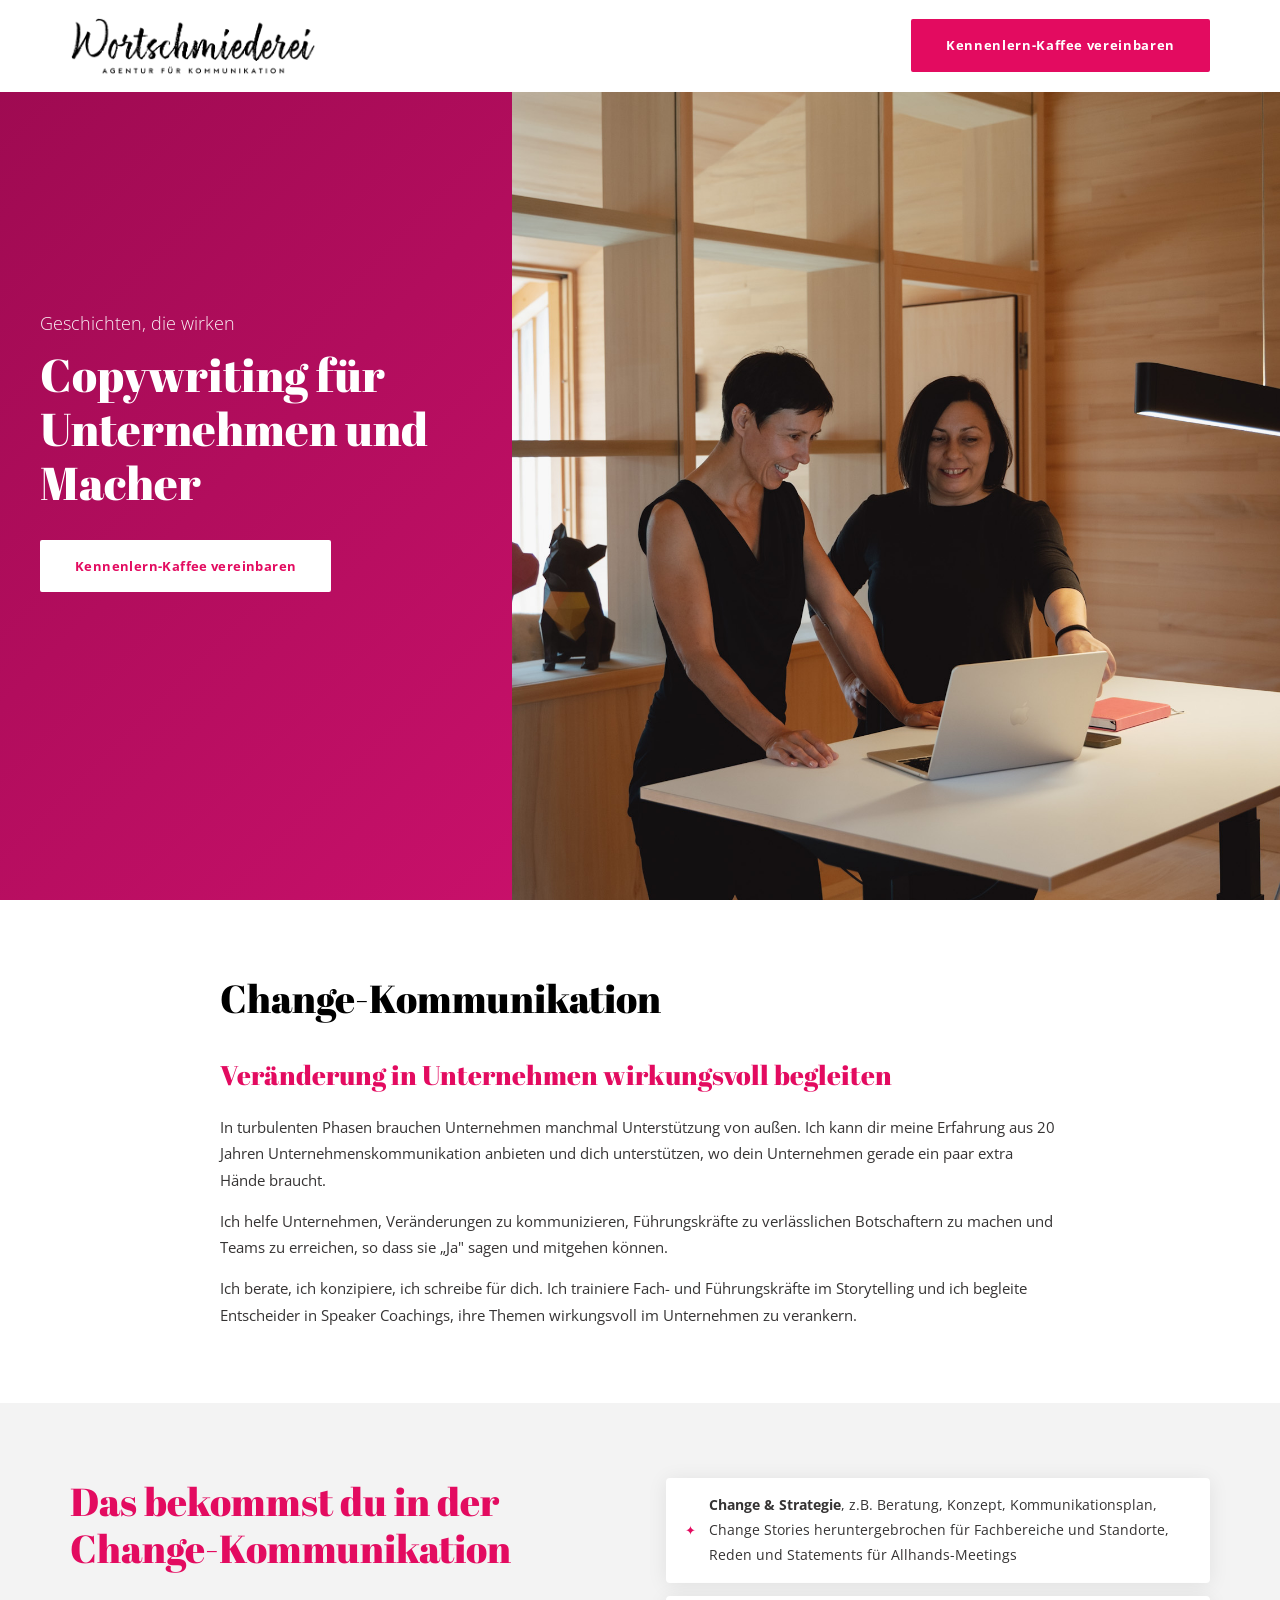
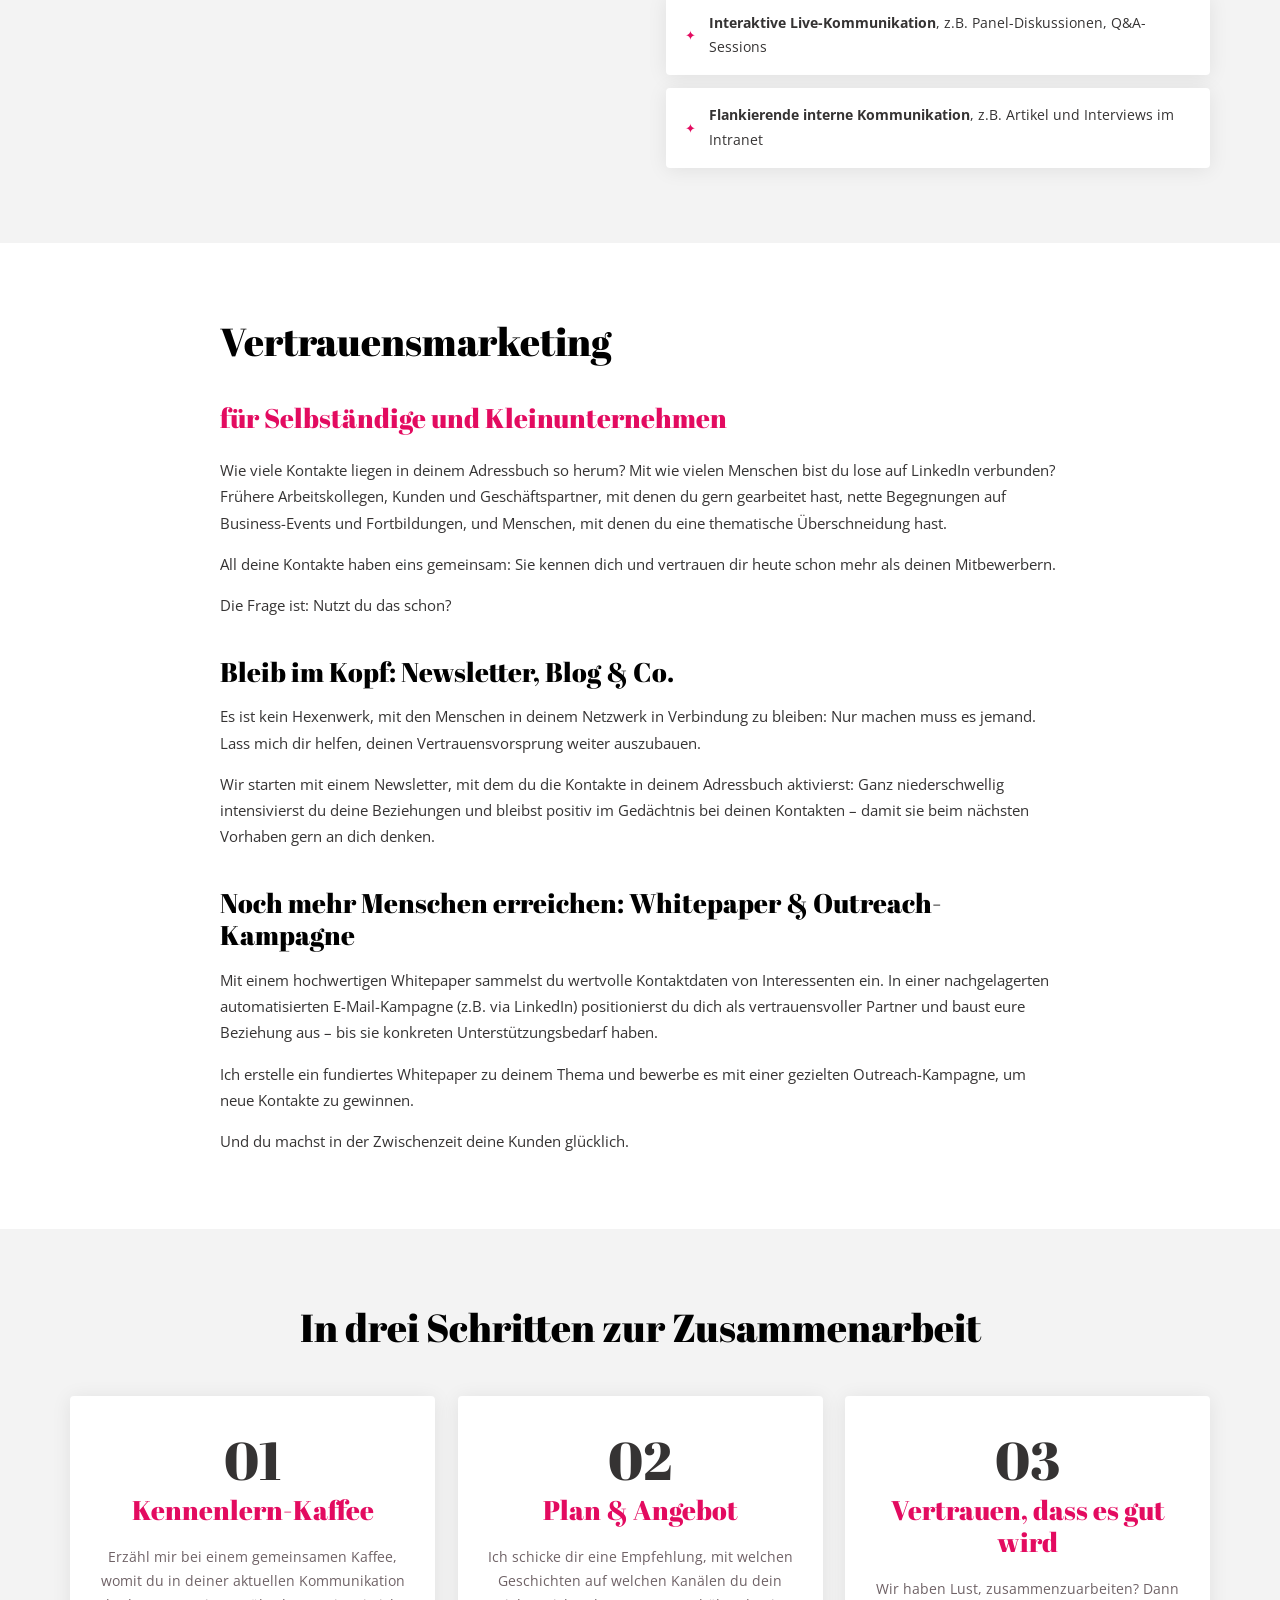
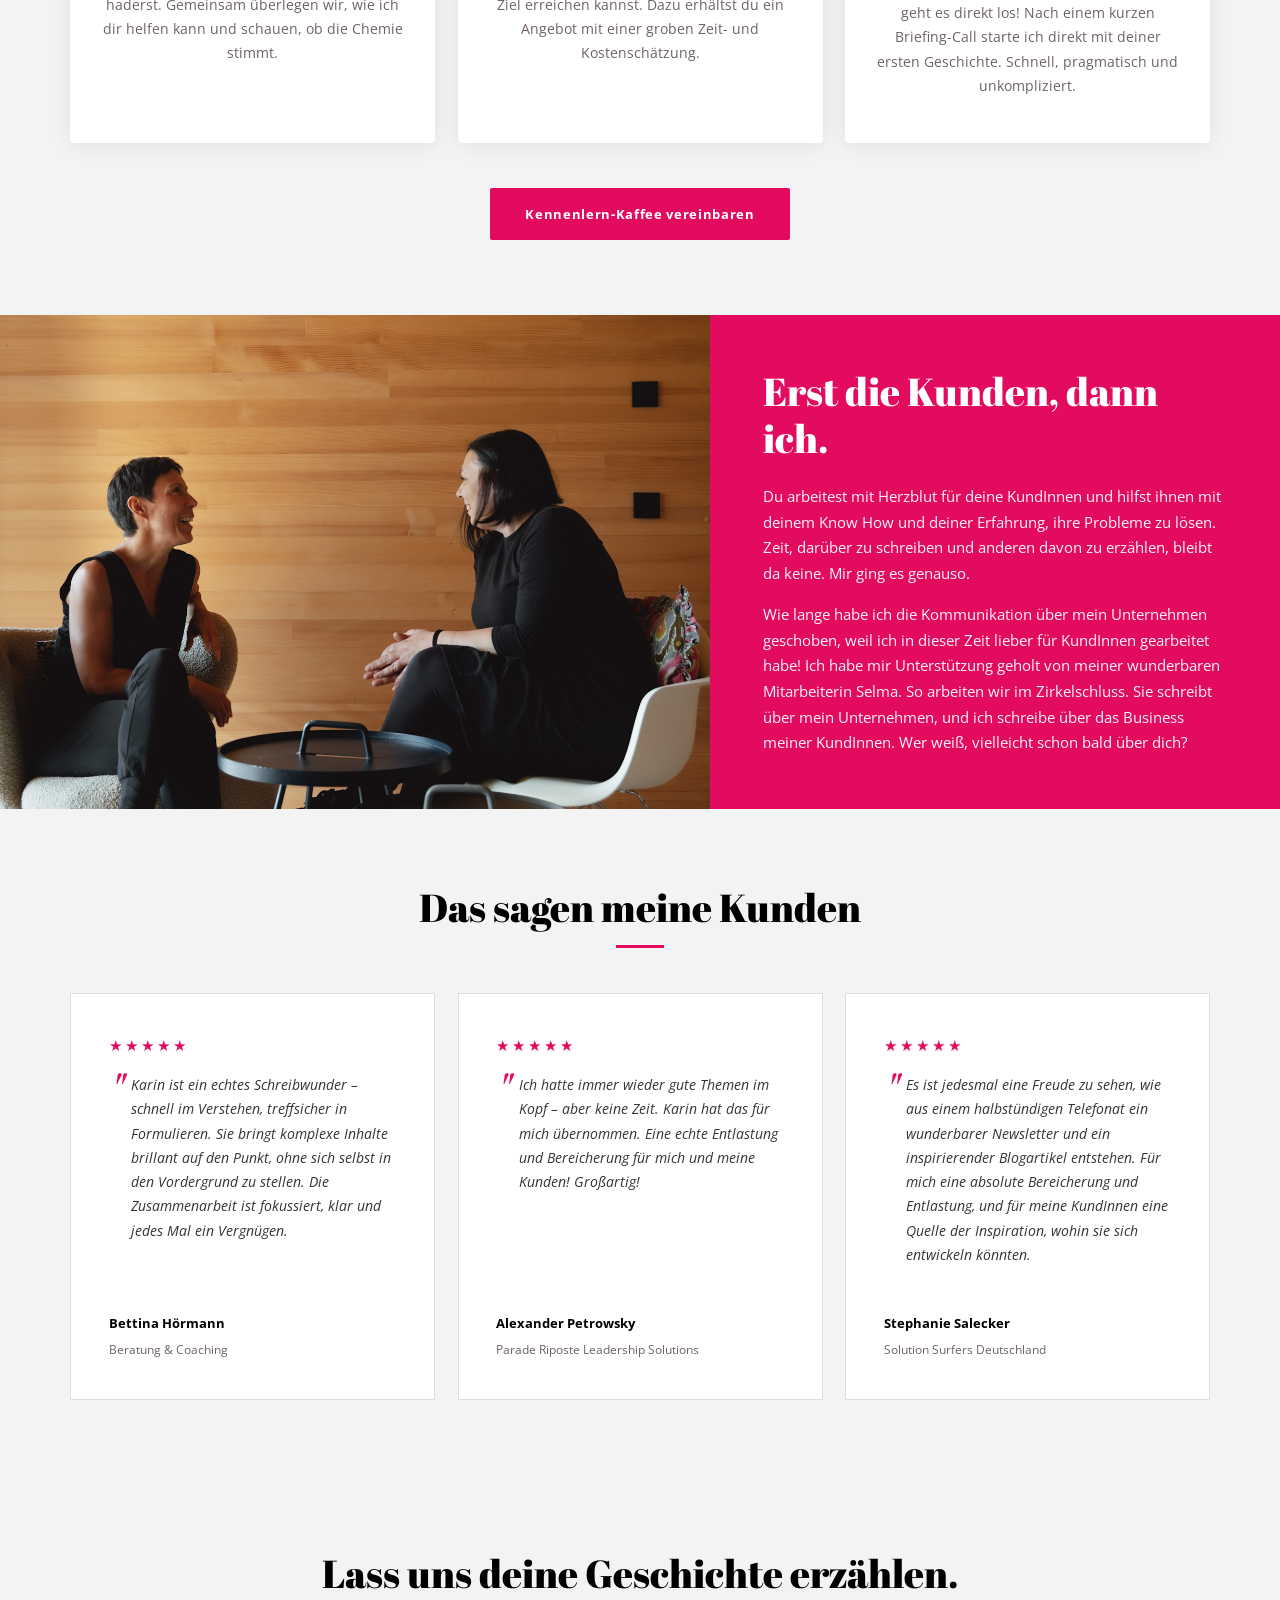
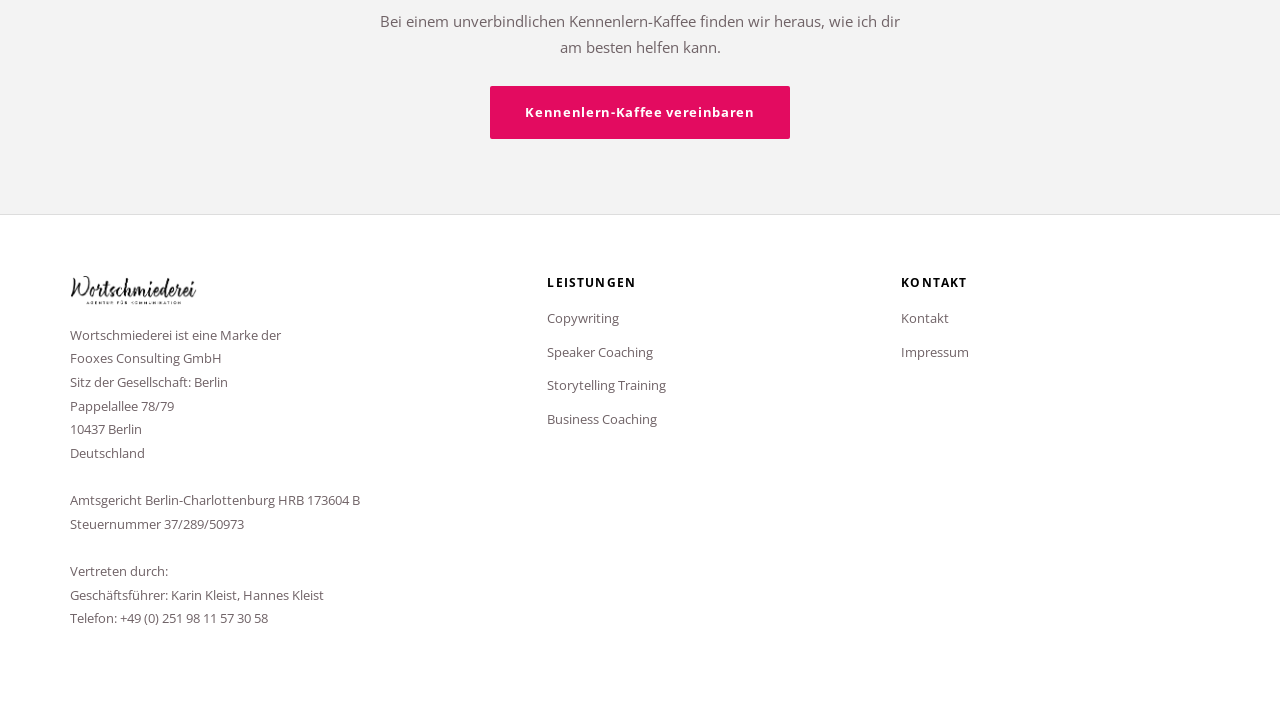
<file: copywriting-fuer-unternehmen-und-macher/index.html>
<!DOCTYPE html>
<html lang="de">
<head>
  <meta charset="UTF-8">
  <meta name="viewport" content="width=device-width, initial-scale=1.0">
  <title>Copywriting für Unternehmen und Macher – Wortschmiederei</title>
  <meta name="description" content="Geschichten, die wirken. Change-Kommunikation und Vertrauensmarketing für Unternehmen und Selbständige. Karin Kleist – Wortschmiederei.">
  <link rel="preconnect" href="https://fonts.googleapis.com">
  <link rel="preconnect" href="https://fonts.gstatic.com" crossorigin>
  <link rel="stylesheet" href="https://fonts.googleapis.com/css2?family=Abril+Fatface&family=Open+Sans:ital,wght@0,300;0,400;0,600;0,700;1,400&display=swap">
  <link rel="stylesheet" href="../css/style.css">
</head>
<body>

  <!-- ============ HEADER ============ -->
  <header class="site-header" role="banner">
    <div class="header-inner">
      <a href="/" class="site-logo" aria-label="Wortschmiederei – Startseite">
        <img src="../images/logos/wortschmiederei-logo-schwarz-hd.png" alt="Wortschmiederei" width="180" height="60">
      </a>

      <nav class="site-nav" id="site-nav" role="navigation" aria-label="Hauptnavigation">
        <div class="nav-cta">
          <a href="../kontakt/" class="btn btn-primary">Kennenlern-Kaffee vereinbaren</a>
        </div>
      </nav>
    </div>
  </header>

  <main>

    <!-- ============ HERO ============ -->
    <section class="hero hero--sub">
      <div class="hero-photo" role="img" aria-label="Karin Kleist – Copywriting" style="background-image: url('../images/photos/karin-kleist-fotoshooting-2025-5693.jpg'); background-position: center 40%;"></div>
      <div class="hero-content">
        <div class="hero-content-inner">
          <p class="hero-eyebrow">Geschichten, die wirken</p>
          <h1>Copywriting für Unternehmen und Macher</h1>
          <a href="../kontakt/" class="btn btn-light">Kennenlern-Kaffee vereinbaren</a>
        </div>
      </div>
    </section>

    <!-- ============ CHANGE-KOMMUNIKATION ============ -->
    <section class="section">
      <div class="container" style="max-width: 900px;">
        <h2 style="padding-bottom: 30px;">Change-Kommunikation</h2>
        <h3 style="font-family: var(--font-display); color: var(--color-primary); margin: 0.5rem 0 1.5rem;">Veränderung in Unternehmen wirkungsvoll begleiten</h3>
        <p>In turbulenten Phasen brauchen Unternehmen manchmal Unterstützung von außen. Ich kann dir meine Erfahrung aus 20 Jahren Unternehmenskommunikation anbieten und dich unterstützen, wo dein Unternehmen gerade ein paar extra Hände braucht.</p>
        <p>Ich helfe Unternehmen, Veränderungen zu kommunizieren, Führungskräfte zu verlässlichen Botschaftern zu machen und Teams zu erreichen, so dass sie „Ja" sagen und mitgehen können.</p>
        <p>Ich berate, ich konzipiere, ich schreibe für dich. Ich trainiere Fach- und Führungskräfte im Storytelling und ich begleite Entscheider in Speaker Coachings, ihre Themen wirkungsvoll im Unternehmen zu verankern.</p>
      </div>
    </section>

    <!-- ============ DAS BEKOMMST DU (CHANGE) ============ -->
    <section class="section section--light">
      <div class="container">
        <div class="checklist-block">
          <div>
            <h2 class="text-primary">Das bekommst du in der Change-Kommunikation</h2>
          </div>
          <ul class="checklist">
            <li><span><strong>Change &amp; Strategie</strong>, z.B. Beratung, Konzept, Kommunikationsplan, Change Stories heruntergebrochen für Fachbereiche und Standorte, Reden und Statements für Allhands-Meetings</span></li>
            <li><span><strong>Interaktive Live-Kommunikation</strong>, z.B. Panel-Diskussionen, Q&amp;A-Sessions</span></li>
            <li><span><strong>Flankierende interne Kommunikation</strong>, z.B. Artikel und Interviews im Intranet</span></li>
          </ul>
        </div>
      </div>
    </section>

    <!-- ============ VERTRAUENSMARKETING ============ -->
    <section class="section">
      <div class="container" style="max-width: 900px;">
        <h2 style="padding-bottom: 30px;">Vertrauensmarketing</h2>
        <h3 style="font-family: var(--font-display); color: var(--color-primary); margin: 0.5rem 0 1.5rem;">für Selbständige und Kleinunternehmen</h3>
        <p>Wie viele Kontakte liegen in deinem Adressbuch so herum? Mit wie vielen Menschen bist du lose auf LinkedIn verbunden? Frühere Arbeitskollegen, Kunden und Geschäftspartner, mit denen du gern gearbeitet hast, nette Begegnungen auf Business-Events und Fortbildungen, und Menschen, mit denen du eine thematische Überschneidung hast.</p>
        <p>All deine Kontakte haben eins gemeinsam: Sie kennen dich und vertrauen dir heute schon mehr als deinen Mitbewerbern.</p>
        <p>Die Frage ist: Nutzt du das schon?</p>

        <h3 style="margin: 2.5rem 0 1rem;">Bleib im Kopf: Newsletter, Blog &amp; Co.</h3>
        <p>Es ist kein Hexenwerk, mit den Menschen in deinem Netzwerk in Verbindung zu bleiben: Nur machen muss es jemand. Lass mich dir helfen, deinen Vertrauensvorsprung weiter auszubauen.</p>
        <p>Wir starten mit einem Newsletter, mit dem du die Kontakte in deinem Adressbuch aktivierst: Ganz niederschwellig intensivierst du deine Beziehungen und bleibst positiv im Gedächtnis bei deinen Kontakten – damit sie beim nächsten Vorhaben gern an dich denken.</p>

        <h3 style="margin: 2.5rem 0 1rem;">Noch mehr Menschen erreichen: Whitepaper &amp; Outreach-Kampagne</h3>
        <p>Mit einem hochwertigen Whitepaper sammelst du wertvolle Kontaktdaten von Interessenten ein. In einer nachgelagerten automatisierten E-Mail-Kampagne (z.B. via LinkedIn) positionierst du dich als vertrauensvoller Partner und baust eure Beziehung aus – bis sie konkreten Unterstützungsbedarf haben.</p>
        <p>Ich erstelle ein fundiertes Whitepaper zu deinem Thema und bewerbe es mit einer gezielten Outreach-Kampagne, um neue Kontakte zu gewinnen.</p>
        <p>Und du machst in der Zwischenzeit deine Kunden glücklich.</p>
      </div>
    </section>

    <!-- ============ PROCESS (von Startseite verschoben) ============ -->
    <section class="section process section--light">
      <div class="container">
        <h2 class="text-center">In drei Schritten zur Zusammenarbeit</h2>

        <div class="process-steps">
          <div class="process-step">
            <span class="step-number">01</span>
            <h3>Kennenlern-Kaffee</h3>
            <p>Erzähl mir bei einem gemeinsamen Kaffee, womit du in deiner aktuellen Kommunikation haderst. Gemeinsam überlegen wir, wie ich dir helfen kann und schauen, ob die Chemie stimmt.</p>
          </div>
          <div class="process-step">
            <span class="step-number">02</span>
            <h3>Plan &amp; Angebot</h3>
            <p>Ich schicke dir eine Empfehlung, mit welchen Geschichten auf welchen Kanälen du dein Ziel erreichen kannst. Dazu erhältst du ein Angebot mit einer groben Zeit- und Kostenschätzung.</p>
          </div>
          <div class="process-step">
            <span class="step-number">03</span>
            <h3>Vertrauen, dass es gut wird</h3>
            <p>Wir haben Lust, zusammenzuarbeiten? Dann geht es direkt los! Nach einem kurzen Briefing-Call starte ich direkt mit deiner ersten Geschichte. Schnell, pragmatisch und unkompliziert.</p>
          </div>
        </div>

        <div class="process-cta">
          <a href="../kontakt/" class="btn btn-primary">Kennenlern-Kaffee vereinbaren</a>
        </div>
      </div>
    </section>

    <!-- ============ ABOUT (von Startseite verschoben) ============ -->
    <section class="about">
      <div class="container">
        <div class="about-inner">
          <div class="about-spacer" role="img" aria-label="Karin Kleist" style="background-image: url('../images/photos/karin-kleist-fotoshooting-2025-5076.jpg');"></div>
          <div class="about-card">
            <h2>Erst die Kunden, dann ich.</h2>
            <p>Du arbeitest mit Herzblut für deine KundInnen und hilfst ihnen mit deinem Know How und deiner Erfahrung, ihre Probleme zu lösen. Zeit, darüber zu schreiben und anderen davon zu erzählen, bleibt da keine. Mir ging es genauso.</p>
            <p>Wie lange habe ich die Kommunikation über mein Unternehmen geschoben, weil ich in dieser Zeit lieber für KundInnen gearbeitet habe! Ich habe mir Unterstützung geholt von meiner wunderbaren Mitarbeiterin Selma. So arbeiten wir im Zirkelschluss. Sie schreibt über mein Unternehmen, und ich schreibe über das Business meiner KundInnen. Wer weiß, vielleicht schon bald über dich?</p>
          </div>
        </div>
      </div>
    </section>

    <!-- ============ TESTIMONIALS ============ -->
    <section class="section testimonials">
      <div class="container">
        <div class="testimonials-header">
          <h2>Das sagen meine Kunden</h2>
        </div>

        <div class="testimonials-grid">
          <div class="testimonial-card">
            <div class="star-rating" aria-label="5 von 5 Sternen">
              <span>★</span><span>★</span><span>★</span><span>★</span><span>★</span>
            </div>
            <blockquote>Karin ist ein echtes Schreibwunder – schnell im Verstehen, treffsicher in Formulieren. Sie bringt komplexe Inhalte brillant auf den Punkt, ohne sich selbst in den Vordergrund zu stellen. Die Zusammenarbeit ist fokussiert, klar und jedes Mal ein Vergnügen.</blockquote>
            <div class="testimonial-author">
              <div class="author-info">
                <strong>Bettina Hörmann</strong>
                <span>Beratung &amp; Coaching</span>
              </div>
            </div>
          </div>

          <div class="testimonial-card">
            <div class="star-rating" aria-label="5 von 5 Sternen">
              <span>★</span><span>★</span><span>★</span><span>★</span><span>★</span>
            </div>
            <blockquote>Ich hatte immer wieder gute Themen im Kopf – aber keine Zeit. Karin hat das für mich übernommen. Eine echte Entlastung und Bereicherung für mich und meine Kunden! Großartig!</blockquote>
            <div class="testimonial-author">
              <div class="author-info">
                <strong>Alexander Petrowsky</strong>
                <span>Parade Riposte Leadership Solutions</span>
              </div>
            </div>
          </div>

          <div class="testimonial-card">
            <div class="star-rating" aria-label="5 von 5 Sternen">
              <span>★</span><span>★</span><span>★</span><span>★</span><span>★</span>
            </div>
            <blockquote>Es ist jedesmal eine Freude zu sehen, wie aus einem halbstündigen Telefonat ein wunderbarer Newsletter und ein inspirierender Blogartikel entstehen. Für mich eine absolute Bereicherung und Entlastung, und für meine KundInnen eine Quelle der Inspiration, wohin sie sich entwickeln könnten.</blockquote>
            <div class="testimonial-author">
              <div class="author-info">
                <strong>Stephanie Salecker</strong>
                <span>Solution Surfers Deutschland</span>
              </div>
            </div>
          </div>
        </div>
      </div>
    </section>

    <!-- ============ CLOSING CTA ============ -->
    <section class="section section--light text-center">
      <div class="container">
        <h2>Lass uns deine Geschichte erzählen.</h2>
        <p style="max-width: 520px; margin: 0.75rem auto 1.75rem; color: var(--color-muted);">Bei einem unverbindlichen Kennenlern-Kaffee finden wir heraus, wie ich dir am besten helfen kann.</p>
        <a href="../kontakt/" class="btn btn-primary">Kennenlern-Kaffee vereinbaren</a>
      </div>
    </section>

  </main>

  <!-- ============ FOOTER ============ -->
  <footer class="site-footer" role="contentinfo">
    <div class="container">
      <div class="footer-inner">
        <div class="footer-col">
          <div class="footer-logo">
            <a href="/"><img src="../images/logos/wortschmiederei-logo-schwarz-hd.png" alt="Wortschmiederei" loading="lazy" decoding="async"></a>
          </div>
          <address>
            Wortschmiederei ist eine Marke der<br>
            Fooxes Consulting GmbH<br>
            Sitz der Gesellschaft: Berlin<br>
            Pappelallee 78/79<br>
            10437 Berlin<br>
            Deutschland<br><br>
            Amtsgericht Berlin-Charlottenburg HRB 173604 B<br>
            Steuernummer 37/289/50973<br><br>
            Vertreten durch:<br>
            Geschäftsführer: Karin Kleist, Hannes Kleist<br>
            Telefon: <a href="tel:+4925198115730 58">+49 (0) 251 98 11 57 30 58</a>
          </address>
        </div>

        <div class="footer-col">
          <h4>Leistungen</h4>
          <ul class="footer-nav-list">
            <li><a href="../copywriting-fuer-unternehmen-und-macher/">Copywriting</a></li>
            <li><a href="../speaker-coaching/">Speaker Coaching</a></li>
            <li><a href="../storytelling-trainings/">Storytelling Training</a></li>
            <li><a href="../coaching/">Business Coaching</a></li>
          </ul>
        </div>

        <div class="footer-col">
          <h4>Kontakt</h4>
          <ul class="footer-nav-list">
            <li><a href="../kontakt/">Kontakt</a></li>
            <li><a href="../impressum/">Impressum</a></li>
          </ul>
        </div>
      </div>
      </div>
</footer>

  <script src="../js/main.js"></script>
</body>
</html>
</file>
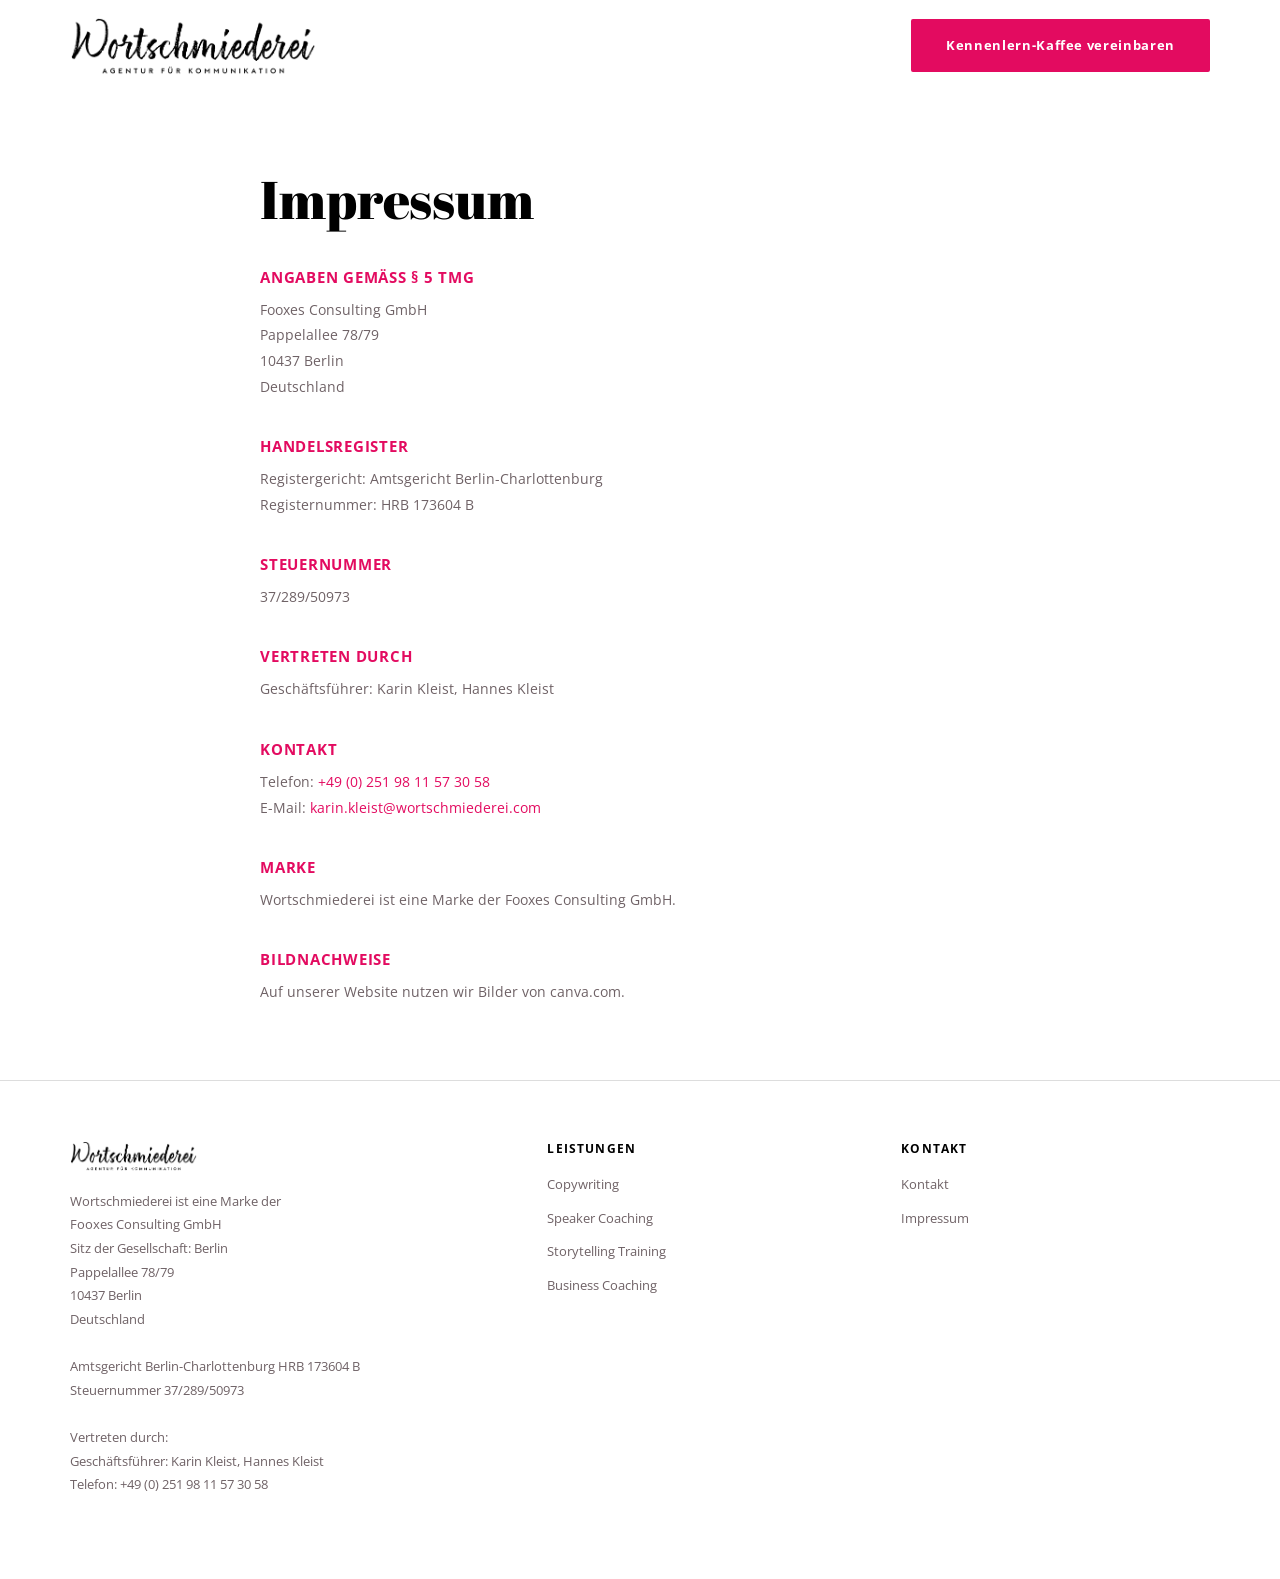
<file: impressum/index.html>
<!DOCTYPE html>
<html lang="de">
<head>
  <meta charset="UTF-8">
  <meta name="viewport" content="width=device-width, initial-scale=1.0">
  <title>Impressum – Wortschmiederei</title>
  <meta name="robots" content="noindex">
  <link rel="preconnect" href="https://fonts.googleapis.com">
  <link rel="preconnect" href="https://fonts.gstatic.com" crossorigin>
  <link rel="stylesheet" href="https://fonts.googleapis.com/css2?family=Abril+Fatface&family=Open+Sans:ital,wght@0,300;0,400;0,600;0,700;1,400&display=swap">
  <link rel="stylesheet" href="../css/style.css">
</head>
<body>

  <!-- ============ HEADER ============ -->
  <header class="site-header" role="banner">
    <div class="header-inner">
      <a href="/" class="site-logo" aria-label="Wortschmiederei – Startseite">
        <img src="../images/logos/wortschmiederei-logo-schwarz-hd.png" alt="Wortschmiederei" width="180" height="60">
      </a>

      <nav class="site-nav" id="site-nav" role="navigation" aria-label="Hauptnavigation">
        <div class="nav-cta">
          <a href="../kontakt/" class="btn btn-primary">Kennenlern-Kaffee vereinbaren</a>
        </div>
      </nav>
    </div>
  </header>

  <main>
    <div class="container">
      <div class="legal-content">
        <h1>Impressum</h1>

        <h2>Angaben gemäß § 5 TMG</h2>
        <address>
          Fooxes Consulting GmbH<br>
          Pappelallee 78/79<br>
          10437 Berlin<br>
          Deutschland
        </address>

        <h2>Handelsregister</h2>
        <p>
          Registergericht: Amtsgericht Berlin-Charlottenburg<br>
          Registernummer: HRB 173604 B
        </p>

        <h2>Steuernummer</h2>
        <p>37/289/50973</p>

        <h2>Vertreten durch</h2>
        <p>Geschäftsführer: Karin Kleist, Hannes Kleist</p>

        <h2>Kontakt</h2>
        <p>
          Telefon: <a href="tel:+4925198115730">+49 (0) 251 98 11 57 30 58</a><br>
          E-Mail: <a href="mailto:karin.kleist@wortschmiederei.com">karin.kleist@wortschmiederei.com</a>
        </p>

        <h2>Marke</h2>
        <p>Wortschmiederei ist eine Marke der Fooxes Consulting GmbH.</p>

        <h2>Bildnachweise</h2>
        <p>Auf unserer Website nutzen wir Bilder von canva.com.</p>
      </div>
    </div>
  </main>

  <!-- ============ FOOTER ============ -->
  <footer class="site-footer" role="contentinfo">
    <div class="container">
      <div class="footer-inner">
        <div class="footer-col">
          <div class="footer-logo">
            <a href="/"><img src="../images/logos/wortschmiederei-logo-schwarz-hd.png" alt="Wortschmiederei" loading="lazy" decoding="async"></a>
          </div>
          <address>
            Wortschmiederei ist eine Marke der<br>
            Fooxes Consulting GmbH<br>
            Sitz der Gesellschaft: Berlin<br>
            Pappelallee 78/79<br>
            10437 Berlin<br>
            Deutschland<br><br>
            Amtsgericht Berlin-Charlottenburg HRB 173604 B<br>
            Steuernummer 37/289/50973<br><br>
            Vertreten durch:<br>
            Geschäftsführer: Karin Kleist, Hannes Kleist<br>
            Telefon: <a href="tel:+4925198115730 58">+49 (0) 251 98 11 57 30 58</a>
          </address>
        </div>

        <div class="footer-col">
          <h4>Leistungen</h4>
          <ul class="footer-nav-list">
            <li><a href="../copywriting-fuer-unternehmen-und-macher/">Copywriting</a></li>
            <li><a href="../speaker-coaching/">Speaker Coaching</a></li>
            <li><a href="../storytelling-trainings/">Storytelling Training</a></li>
            <li><a href="../coaching/">Business Coaching</a></li>
          </ul>
        </div>

        <div class="footer-col">
          <h4>Kontakt</h4>
          <ul class="footer-nav-list">
            <li><a href="../kontakt/">Kontakt</a></li>
            <li><a href="../impressum/">Impressum</a></li>
          </ul>
        </div>
      </div>
      </div>
</footer>

  <script src="../js/main.js"></script>
</body>
</html>
</file>
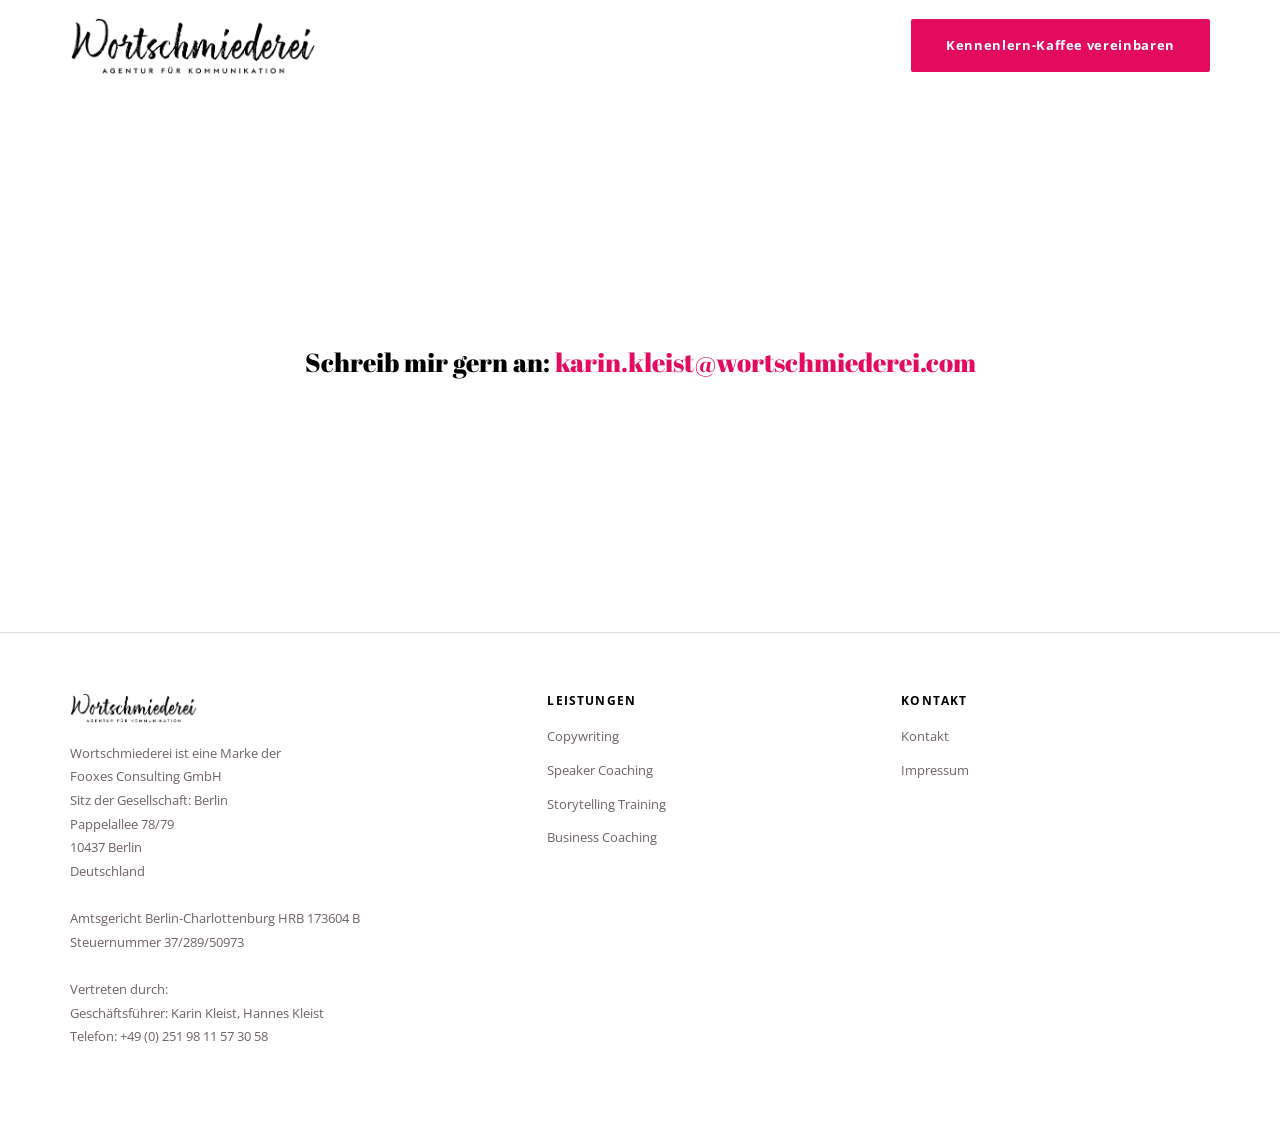
<file: kontakt/index.html>
<!DOCTYPE html>
<html lang="de">
<head>
  <meta charset="UTF-8">
  <meta name="viewport" content="width=device-width, initial-scale=1.0">
  <title>Kontakt – Wortschmiederei</title>
  <meta name="description" content="Schreib mir eine Nachricht oder vereinbare deinen Kennenlern-Kaffee mit Karin Kleist – Wortschmiederei.">
  <link rel="preconnect" href="https://fonts.googleapis.com">
  <link rel="preconnect" href="https://fonts.gstatic.com" crossorigin>
  <link rel="stylesheet" href="https://fonts.googleapis.com/css2?family=Abril+Fatface&family=Open+Sans:ital,wght@0,300;0,400;0,600;0,700;1,400&display=swap">
  <link rel="stylesheet" href="../css/style.css">
</head>
<body>

  <!-- ============ HEADER ============ -->
  <header class="site-header" role="banner">
    <div class="header-inner">
      <a href="/" class="site-logo" aria-label="Wortschmiederei – Startseite">
        <img src="../images/logos/wortschmiederei-logo-schwarz-hd.png" alt="Wortschmiederei" width="180" height="60">
      </a>

      <nav class="site-nav" id="site-nav" role="navigation" aria-label="Hauptnavigation">
        <div class="nav-cta">
          <a href="../kontakt/" class="btn btn-primary">Kennenlern-Kaffee vereinbaren</a>
        </div>
      </nav>
    </div>
  </header>

  <main>

    <!-- ============ CONTACT (minimal, matches live) ============ -->
    <section class="contact-simple">
      <div class="container">
        <p class="contact-line">Schreib mir gern an: <a href="mailto:karin.kleist@wortschmiederei.com">karin.kleist@wortschmiederei.com</a></p>
      </div>
    </section>

  </main>

  <!-- ============ FOOTER ============ -->
  <footer class="site-footer" role="contentinfo">
    <div class="container">
      <div class="footer-inner">
        <div class="footer-col">
          <div class="footer-logo">
            <a href="/"><img src="../images/logos/wortschmiederei-logo-schwarz-hd.png" alt="Wortschmiederei" loading="lazy" decoding="async"></a>
          </div>
          <address>
            Wortschmiederei ist eine Marke der<br>
            Fooxes Consulting GmbH<br>
            Sitz der Gesellschaft: Berlin<br>
            Pappelallee 78/79<br>
            10437 Berlin<br>
            Deutschland<br><br>
            Amtsgericht Berlin-Charlottenburg HRB 173604 B<br>
            Steuernummer 37/289/50973<br><br>
            Vertreten durch:<br>
            Geschäftsführer: Karin Kleist, Hannes Kleist<br>
            Telefon: <a href="tel:+4925198115730 58">+49 (0) 251 98 11 57 30 58</a>
          </address>
        </div>

        <div class="footer-col">
          <h4>Leistungen</h4>
          <ul class="footer-nav-list">
            <li><a href="../copywriting-fuer-unternehmen-und-macher/">Copywriting</a></li>
            <li><a href="../speaker-coaching/">Speaker Coaching</a></li>
            <li><a href="../storytelling-trainings/">Storytelling Training</a></li>
            <li><a href="../coaching/">Business Coaching</a></li>
          </ul>
        </div>

        <div class="footer-col">
          <h4>Kontakt</h4>
          <ul class="footer-nav-list">
            <li><a href="../kontakt/">Kontakt</a></li>
            <li><a href="../impressum/">Impressum</a></li>
          </ul>
        </div>
      </div>
      </div>
</footer>

  <script src="../js/main.js"></script>
</body>
</html>
</file>
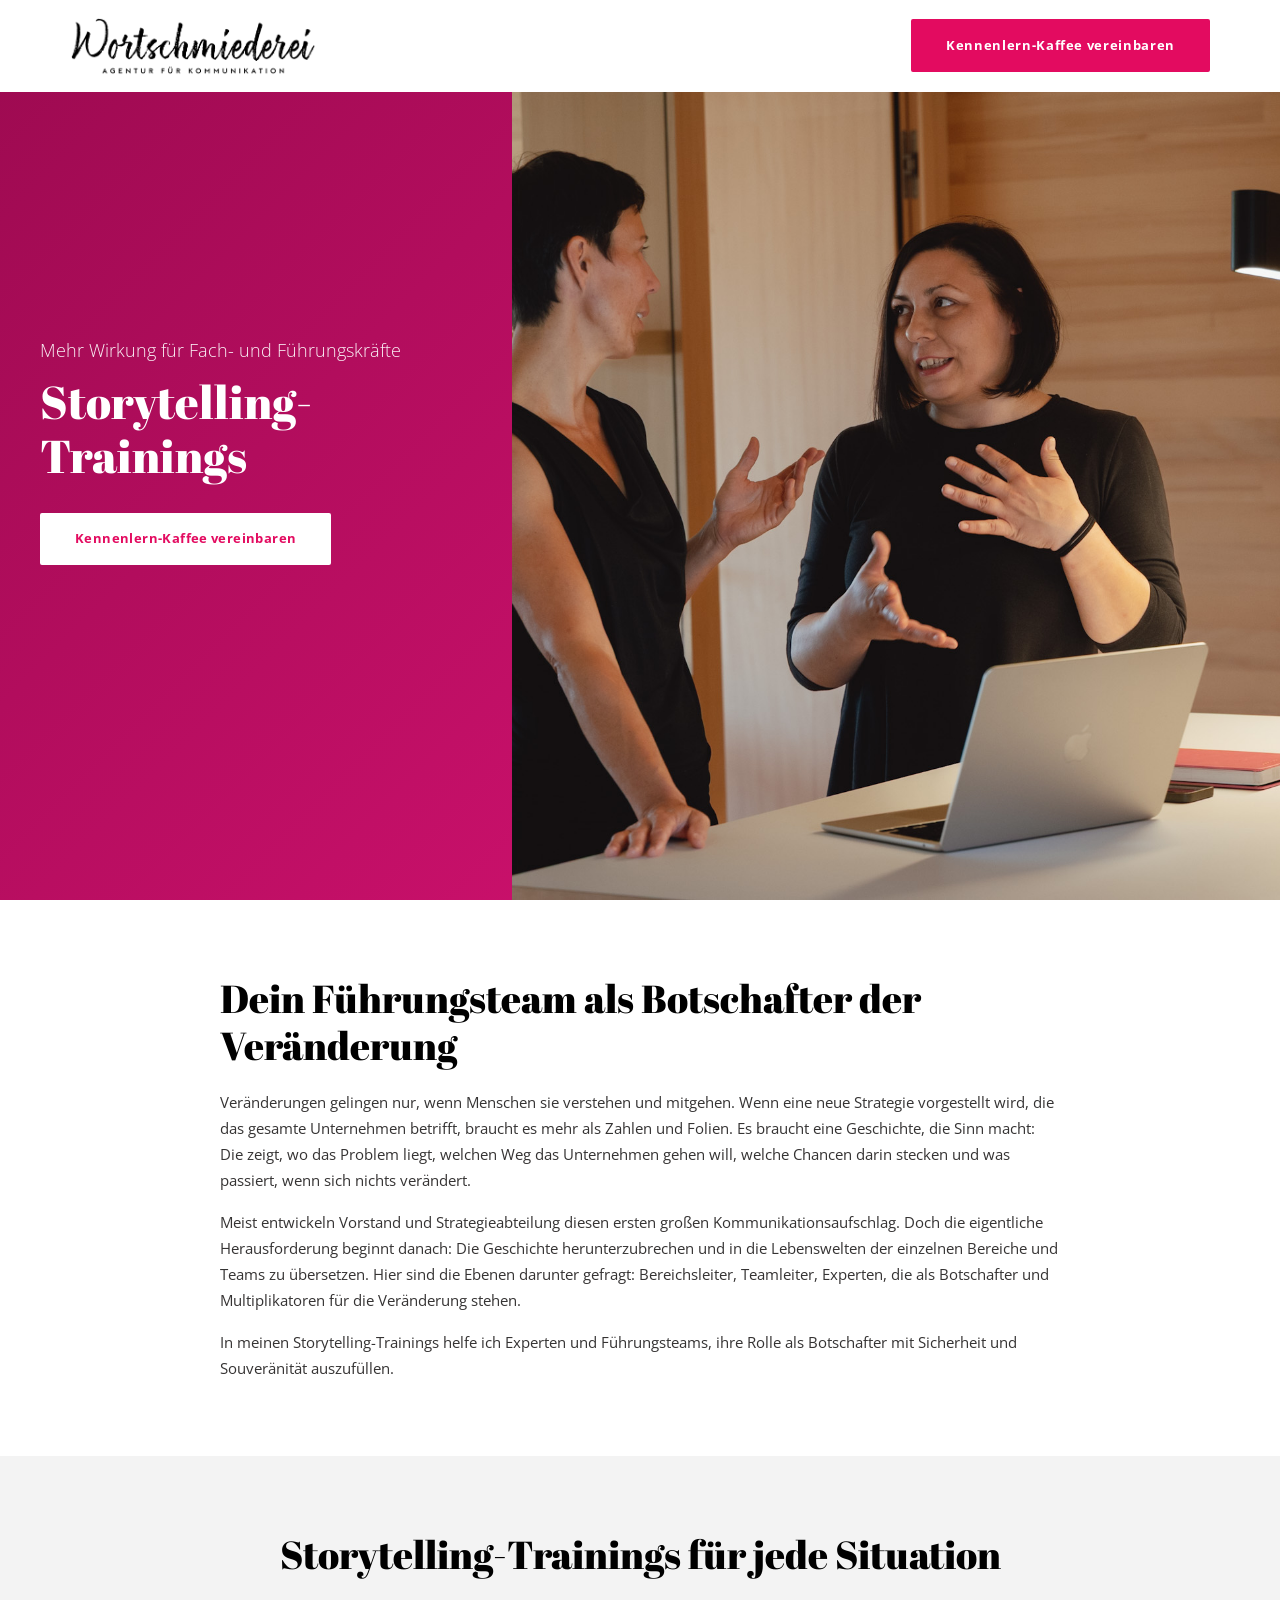
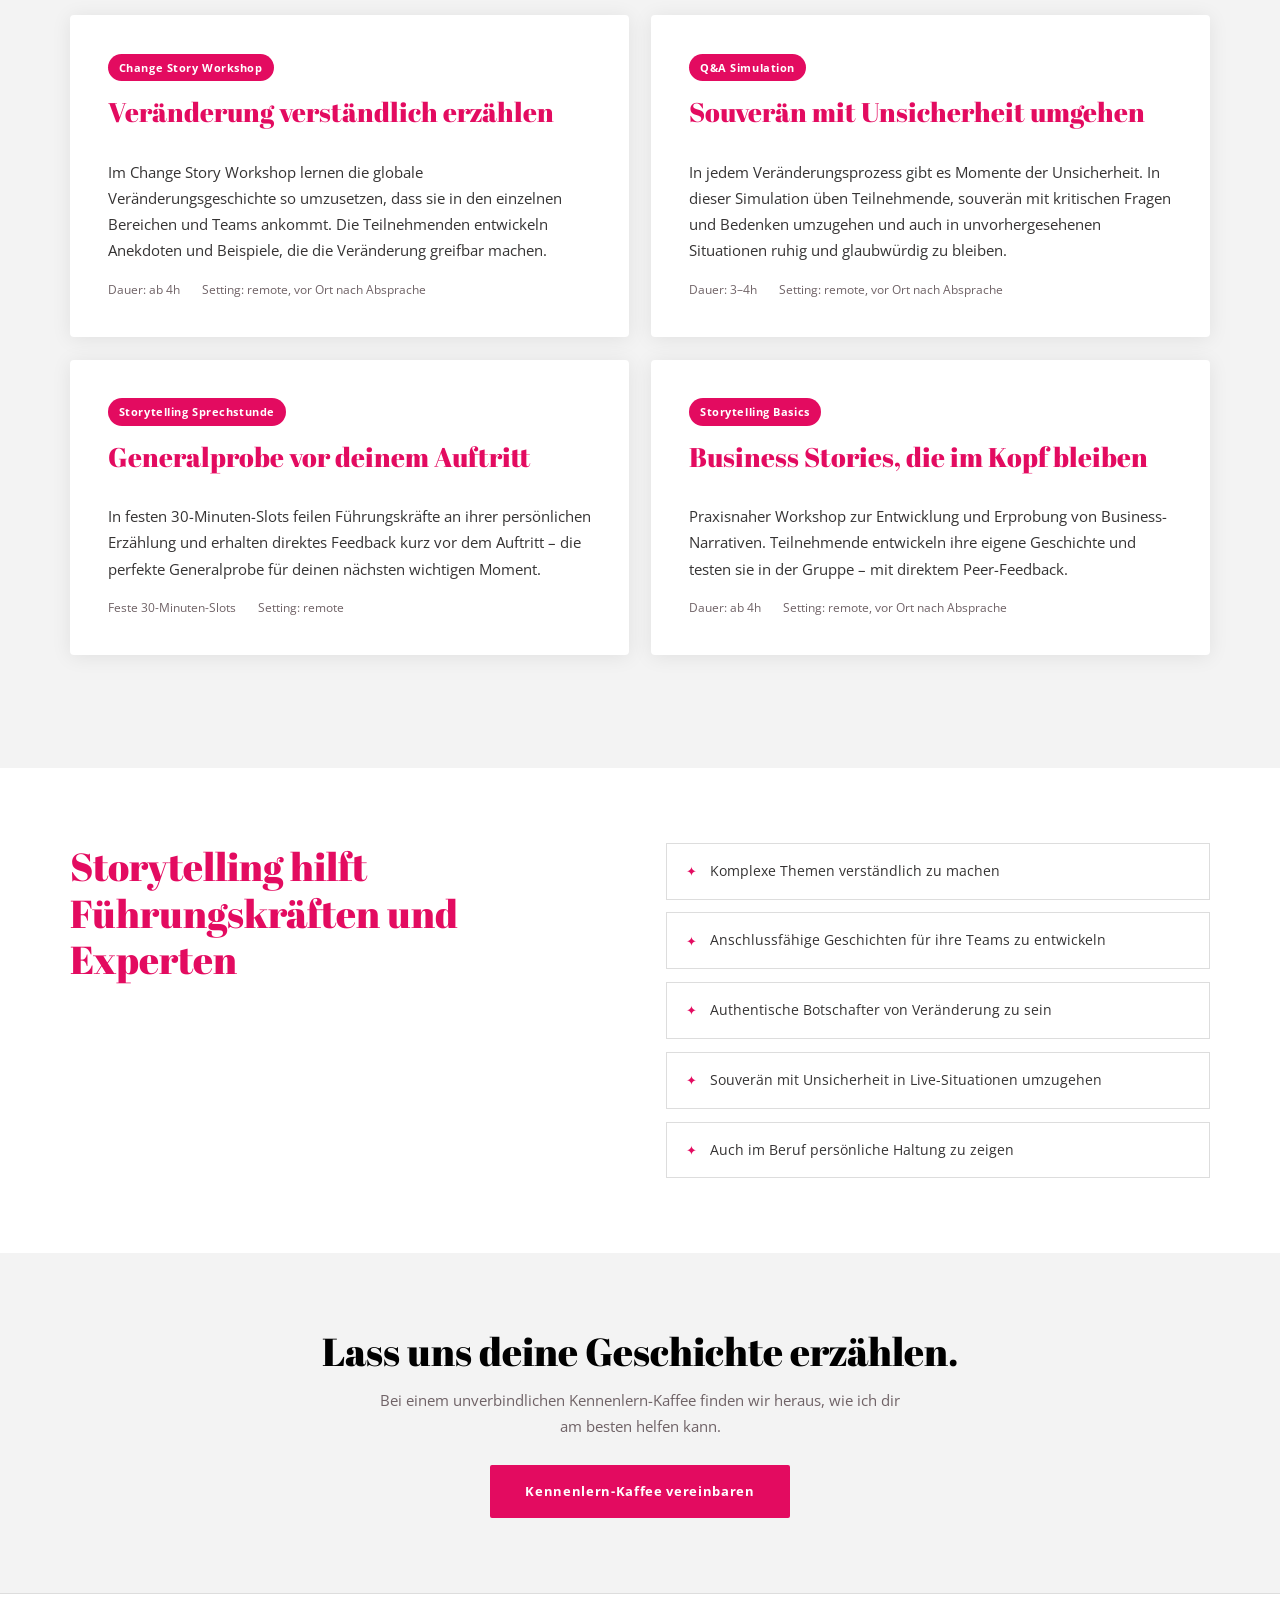
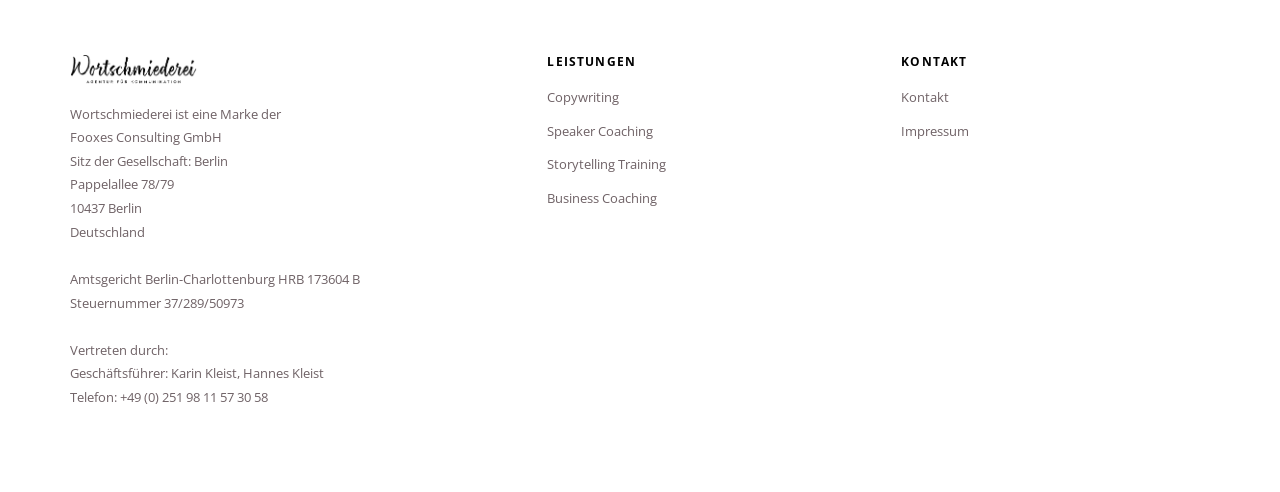
<file: storytelling-trainings/index.html>
<!DOCTYPE html>
<html lang="de">
<head>
  <meta charset="UTF-8">
  <meta name="viewport" content="width=device-width, initial-scale=1.0">
  <title>Storytelling Trainings – Wortschmiederei</title>
  <meta name="description" content="Storytelling Trainings für Fach- und Führungskräfte. Dein Führungsteam als Botschafter der Veränderung. Karin Kleist – Wortschmiederei.">
  <link rel="preconnect" href="https://fonts.googleapis.com">
  <link rel="preconnect" href="https://fonts.gstatic.com" crossorigin>
  <link rel="stylesheet" href="https://fonts.googleapis.com/css2?family=Abril+Fatface&family=Open+Sans:ital,wght@0,300;0,400;0,600;0,700;1,400&display=swap">
  <link rel="stylesheet" href="../css/style.css">
</head>
<body>

  <!-- ============ HEADER ============ -->
  <header class="site-header" role="banner">
    <div class="header-inner">
      <a href="/" class="site-logo" aria-label="Wortschmiederei – Startseite">
        <img src="../images/logos/wortschmiederei-logo-schwarz-hd.png" alt="Wortschmiederei" width="180" height="60">
      </a>

      <nav class="site-nav" id="site-nav" role="navigation" aria-label="Hauptnavigation">
        <div class="nav-cta">
          <a href="../kontakt/" class="btn btn-primary">Kennenlern-Kaffee vereinbaren</a>
        </div>
      </nav>
    </div>
  </header>

  <main>

    <!-- ============ HERO ============ -->
    <section class="hero hero--sub">
      <div class="hero-photo" role="img" aria-label="Karin Kleist – Storytelling Trainings" style="background-image: url('../images/photos/karin-kleist-fotoshooting-2025-5596.jpg'); background-position: 30% top;"></div>
      <div class="hero-content">
        <div class="hero-content-inner">
          <p class="hero-eyebrow">Mehr Wirkung für Fach- und Führungskräfte</p>
          <h1>Storytelling-Trainings</h1>
          <a href="../kontakt/" class="btn btn-light">Kennenlern-Kaffee vereinbaren</a>
        </div>
      </div>
    </section>

    <!-- ============ INTRO ============ -->
    <section class="section">
      <div class="container" style="max-width: 900px;">
        <h2 style="padding-bottom: 20px;">Dein Führungsteam als Botschafter der Veränderung</h2>
        <p>Veränderungen gelingen nur, wenn Menschen sie verstehen und mitgehen. Wenn eine neue Strategie vorgestellt wird, die das gesamte Unternehmen betrifft, braucht es mehr als Zahlen und Folien. Es braucht eine Geschichte, die Sinn macht: Die zeigt, wo das Problem liegt, welchen Weg das Unternehmen gehen will, welche Chancen darin stecken und was passiert, wenn sich nichts verändert.</p>
        <p>Meist entwickeln Vorstand und Strategieabteilung diesen ersten großen Kommunikationsaufschlag. Doch die eigentliche Herausforderung beginnt danach: Die Geschichte herunterzubrechen und in die Lebenswelten der einzelnen Bereiche und Teams zu übersetzen. Hier sind die Ebenen darunter gefragt: Bereichsleiter, Teamleiter, Experten, die als Botschafter und Multiplikatoren für die Veränderung stehen.</p>
        <p>In meinen Storytelling-Trainings helfe ich Experten und Führungsteams, ihre Rolle als Botschafter mit Sicherheit und Souveränität auszufüllen.</p>
      </div>
    </section>

    <!-- ============ WORKSHOP OFFERINGS ============ -->
    <section class="section section--light">
      <div class="container">
        <h2 class="text-center">Storytelling-Trainings für jede Situation</h2>

        <div class="workshop-cards" style="margin-top: 2.5rem;">

          <div class="workshop-card">
            <span class="workshop-tag">Change Story Workshop</span>
            <h3>Veränderung verständlich erzählen</h3>
            <p>Im Change Story Workshop lernen die globale Veränderungsgeschichte so umzusetzen, dass sie in den einzelnen Bereichen und Teams ankommt. Die Teilnehmenden entwickeln Anekdoten und Beispiele, die die Veränderung greifbar machen.</p>
            <div class="workshop-meta">
              <span>Dauer: ab 4h</span>
              <span>Setting: remote, vor Ort nach Absprache</span>
            </div>
          </div>

          <div class="workshop-card">
            <span class="workshop-tag">Q&amp;A Simulation</span>
            <h3>Souverän mit Unsicherheit umgehen</h3>
            <p>In jedem Veränderungsprozess gibt es Momente der Unsicherheit. In dieser Simulation üben Teilnehmende, souverän mit kritischen Fragen und Bedenken umzugehen und auch in unvorhergesehenen Situationen ruhig und glaubwürdig zu bleiben.</p>
            <div class="workshop-meta">
              <span>Dauer: 3–4h</span>
              <span>Setting: remote, vor Ort nach Absprache</span>
            </div>
          </div>

          <div class="workshop-card">
            <span class="workshop-tag">Storytelling Sprechstunde</span>
            <h3>Generalprobe vor deinem Auftritt</h3>
            <p>In festen 30-Minuten-Slots feilen Führungskräfte an ihrer persönlichen Erzählung und erhalten direktes Feedback kurz vor dem Auftritt – die perfekte Generalprobe für deinen nächsten wichtigen Moment.</p>
            <div class="workshop-meta">
              <span>Feste 30-Minuten-Slots</span>
              <span>Setting: remote</span>
            </div>
          </div>

          <div class="workshop-card">
            <span class="workshop-tag">Storytelling Basics</span>
            <h3>Business Stories, die im Kopf bleiben</h3>
            <p>Praxisnaher Workshop zur Entwicklung und Erprobung von Business-Narrativen. Teilnehmende entwickeln ihre eigene Geschichte und testen sie in der Gruppe – mit direktem Peer-Feedback.</p>
            <div class="workshop-meta">
              <span>Dauer: ab 4h</span>
              <span>Setting: remote, vor Ort nach Absprache</span>
            </div>
          </div>

        </div>
      </div>
    </section>

    <!-- ============ STORYTELLING HILFT ============ -->
    <section class="section">
      <div class="container">
        <div class="checklist-block">
          <div>
            <h2 class="text-primary">Storytelling hilft Führungskräften und Experten</h2>
          </div>
          <ul class="checklist">
            <li>Komplexe Themen verständlich zu machen</li>
            <li>Anschlussfähige Geschichten für ihre Teams zu entwickeln</li>
            <li>Authentische Botschafter von Veränderung zu sein</li>
            <li>Souverän mit Unsicherheit in Live-Situationen umzugehen</li>
            <li>Auch im Beruf persönliche Haltung zu zeigen</li>
          </ul>
        </div>
      </div>
    </section>

    <!-- ============ CLOSING CTA ============ -->
    <section class="section section--light text-center">
      <div class="container">
        <h2>Lass uns deine Geschichte erzählen.</h2>
        <p style="max-width: 520px; margin: 0.75rem auto 1.75rem; color: var(--color-muted);">Bei einem unverbindlichen Kennenlern-Kaffee finden wir heraus, wie ich dir am besten helfen kann.</p>
        <a href="../kontakt/" class="btn btn-primary">Kennenlern-Kaffee vereinbaren</a>
      </div>
    </section>

  </main>

  <!-- ============ FOOTER ============ -->
  <footer class="site-footer" role="contentinfo">
    <div class="container">
      <div class="footer-inner">
        <div class="footer-col">
          <div class="footer-logo">
            <a href="/"><img src="../images/logos/wortschmiederei-logo-schwarz-hd.png" alt="Wortschmiederei" loading="lazy" decoding="async"></a>
          </div>
          <address>
            Wortschmiederei ist eine Marke der<br>
            Fooxes Consulting GmbH<br>
            Sitz der Gesellschaft: Berlin<br>
            Pappelallee 78/79<br>
            10437 Berlin<br>
            Deutschland<br><br>
            Amtsgericht Berlin-Charlottenburg HRB 173604 B<br>
            Steuernummer 37/289/50973<br><br>
            Vertreten durch:<br>
            Geschäftsführer: Karin Kleist, Hannes Kleist<br>
            Telefon: <a href="tel:+4925198115730 58">+49 (0) 251 98 11 57 30 58</a>
          </address>
        </div>

        <div class="footer-col">
          <h4>Leistungen</h4>
          <ul class="footer-nav-list">
            <li><a href="../copywriting-fuer-unternehmen-und-macher/">Copywriting</a></li>
            <li><a href="../speaker-coaching/">Speaker Coaching</a></li>
            <li><a href="../storytelling-trainings/">Storytelling Training</a></li>
            <li><a href="../coaching/">Business Coaching</a></li>
          </ul>
        </div>

        <div class="footer-col">
          <h4>Kontakt</h4>
          <ul class="footer-nav-list">
            <li><a href="../kontakt/">Kontakt</a></li>
            <li><a href="../impressum/">Impressum</a></li>
          </ul>
        </div>
      </div>
      </div>
</footer>

  <script src="../js/main.js"></script>
</body>
</html>
</file>
<file: css/style.css>
/* ============================================
   WORTSCHMIEDEREI — Global Stylesheet
   ============================================ */


/* Scroll-reveal: elements are visible by default (robust without JS / in
   screenshots). When JS marks them in-view, play a one-time fade-up. */
@media (prefers-reduced-motion: no-preference) {
  .reveal.in-view { animation: fadeUp 0.6s ease backwards; }
}
@keyframes fadeUp {
  from { opacity: 0; transform: translateY(18px); }
  to   { opacity: 1; transform: none; }
}

/* ----------------------------------------
   CSS Variables
   ---------------------------------------- */
:root {
  --color-primary: #e30b60;
  --color-magenta: #b41e86;
  --color-black: #000000;
  --color-dark: #353333;
  --color-muted: #6f6266;
  --color-light-bg: #f3f3f3;
  --color-sand: #eae6e5;
  --color-white: #ffffff;
  --color-border: #dddddd;

  --font-display: 'Abril Fatface', serif;
  --font-body: 'Open Sans', sans-serif;

  --max-width: 1200px;
  --nav-height: 92px;
  --transition: 0.3s ease;
  --radius: 4px;
  --shadow: 0 2px 20px rgba(0,0,0,0.08);
}

/* ----------------------------------------
   Reset & Base
   ---------------------------------------- */
*, *::before, *::after {
  box-sizing: border-box;
  margin: 0;
  padding: 0;
}

html {
  font-size: 93.75%; /* 15px base */
  scroll-behavior: smooth;
}

body {
  font-family: var(--font-body);
  font-size: 1rem;
  line-height: 1.75;
  color: var(--color-dark);
  background: var(--color-white);
  -webkit-font-smoothing: antialiased;
}

a {
  color: var(--color-primary);
  text-decoration: none;
  transition: color var(--transition);
}

a:hover, a:focus {
  color: var(--color-black);
}

/* Visible keyboard focus for all interactive elements (WCAG 2.4.7).
   :focus-visible only shows for keyboard users, not mouse clicks. */
a:focus-visible,
button:focus-visible,
[role="tab"]:focus-visible,
input:focus-visible,
textarea:focus-visible,
select:focus-visible {
  outline: 2px solid var(--color-primary);
  outline-offset: 2px;
  border-radius: 2px;
}

/* On magenta / photo backgrounds the primary outline would vanish — use white. */
.hero :focus-visible,
.btn-light:focus-visible,
.site-footer .btn:focus-visible {
  outline-color: var(--color-white);
}

img {
  max-width: 100%;
  height: auto;
  display: block;
}

ul {
  list-style: none;
}

/* ----------------------------------------
   Typography
   ---------------------------------------- */
h1, h2, h3, h4, h5, h6 {
  font-family: var(--font-display);
  font-weight: 400;
  line-height: 1.2;
  color: var(--color-black);
}

h1 { font-size: clamp(2.2rem, 5vw, 3.5rem); }
h2 { font-size: clamp(1.8rem, 3.5vw, 2.6rem); }
h3 { font-size: clamp(1.3rem, 2.5vw, 1.8rem); }
h4 { font-size: 1.2rem; }

p {
  margin-bottom: 1rem;
}

p:last-child {
  margin-bottom: 0;
}

.text-muted {
  color: var(--color-muted);
}

.text-primary {
  color: var(--color-primary);
}

/* ----------------------------------------
   Layout
   ---------------------------------------- */
.container {
  max-width: var(--max-width);
  margin: 0 auto;
  padding: 0 2rem;
}

.section {
  padding: 5rem 0;
}

.section--light {
  background: var(--color-light-bg);
}

.section--dark {
  background: var(--color-dark);
  color: var(--color-white);
}

.section--dark h1,
.section--dark h2,
.section--dark h3,
.section--dark h4 {
  color: var(--color-white);
}

.section--sand {
  background: var(--color-sand);
}

.section--pink {
  background: var(--color-primary);
  color: var(--color-white);
}

.section--pink h1,
.section--pink h2,
.section--pink h3 {
  color: var(--color-white);
}

.section-label {
  font-family: var(--font-body);
  font-size: 0.75rem;
  font-weight: 700;
  letter-spacing: 0.15em;
  text-transform: uppercase;
  color: var(--color-primary);
  margin-bottom: 0.75rem;
}

.section--dark .section-label,
.section--pink .section-label {
  color: rgba(255,255,255,0.7);
}

/* ----------------------------------------
   Buttons
   ---------------------------------------- */
.btn {
  display: inline-block;
  padding: 0.85rem 2.2rem;
  font-family: var(--font-body);
  font-size: 0.875rem;
  font-weight: 700;
  letter-spacing: 0.05em;
  text-transform: none;
  border-radius: 2px;
  cursor: pointer;
  transition: all var(--transition);
  border: 2px solid transparent;
  white-space: nowrap;
}

.btn-primary {
  background: var(--color-primary);
  color: var(--color-white);
  border-color: var(--color-primary);
}

.btn-primary:hover {
  background: transparent;
  color: var(--color-primary);
}

.btn-light {
  background: var(--color-white);
  color: var(--color-primary);
  border-color: var(--color-white);
}

.btn-light:hover {
  background: transparent;
  color: var(--color-white);
}

.btn-outline {
  background: transparent;
  color: var(--color-primary);
  border-color: var(--color-primary);
}

.btn-outline:hover {
  background: var(--color-primary);
  color: var(--color-white);
}

.btn-outline-light {
  background: transparent;
  color: var(--color-white);
  border-color: var(--color-white);
}

.btn-outline-light:hover {
  background: var(--color-white);
  color: var(--color-primary);
}

/* Deep magenta button — used on the pink hero so it stands out */
.btn-magenta {
  background: var(--color-magenta);
  color: var(--color-white);
  border-color: var(--color-magenta);
}

.btn-magenta:hover {
  background: var(--color-white);
  color: var(--color-magenta);
  border-color: var(--color-white);
}

/* ----------------------------------------
   Navigation
   ---------------------------------------- */
.site-header {
  position: fixed;
  top: 0;
  left: 0;
  right: 0;
  z-index: 1000;
  height: var(--nav-height);
  background: var(--color-white);
  border-bottom: 1px solid transparent;
  transition: border-color var(--transition), box-shadow var(--transition);
}

.site-header.scrolled {
  border-bottom-color: var(--color-border);
  box-shadow: 0 2px 10px rgba(0,0,0,0.06);
}

.header-inner {
  max-width: var(--max-width);
  margin: 0 auto;
  padding: 0 2rem;
  height: 100%;
  display: flex;
  align-items: center;
  justify-content: space-between;
  gap: 2rem;
}

.site-logo {
  flex-shrink: 0;
}

.site-logo img {
  height: 58px;
  width: auto;
}

.site-nav {
  display: flex;
  align-items: center;
  gap: 0.25rem;
}

.nav-list {
  display: flex;
  align-items: center;
  gap: 0.25rem;
}

.nav-list a {
  display: block;
  padding: 0.75rem 0.875rem;
  font-size: 0.875rem;
  font-weight: 600;
  color: var(--color-dark);
  border-radius: var(--radius);
  transition: color var(--transition);
}

.nav-list a:hover,
.nav-list a.active {
  color: var(--color-primary);
}

.nav-cta {
  margin-left: 1rem;
}

/* Header CTA — normal sentence case (per annotation) */
.nav-cta .btn {
  text-transform: none;
}

/* Mobile menu toggle */
.nav-toggle {
  display: none;
  flex-direction: column;
  gap: 5px;
  background: none;
  border: none;
  cursor: pointer;
  padding: 4px;
}

.nav-toggle span {
  display: block;
  width: 26px;
  height: 2px;
  background: var(--color-dark);
  transition: all var(--transition);
  transform-origin: center;
}

.nav-toggle.open span:nth-child(1) {
  transform: translateY(7px) rotate(45deg);
}
.nav-toggle.open span:nth-child(2) {
  opacity: 0;
}
.nav-toggle.open span:nth-child(3) {
  transform: translateY(-7px) rotate(-45deg);
}

/* ----------------------------------------
   Hero Section
   ---------------------------------------- */
.hero {
  position: relative;
  min-height: 100vh;
  /* fill the full viewport: pull up under the fixed header */
  margin-top: calc(-1 * var(--nav-height));
  display: flex;
  align-items: stretch;
  /* deep magenta with a subtle darkening toward the top-left */
  background: linear-gradient(135deg, #9c0a50 0%, #c8106a 65%);
}

/* Photo fills the right ~60% as a cover background (robust in all
   browsers — an <img> flex item doesn't stretch reliably in Safari) */
.hero-photo {
  order: 2;
  flex: 0 0 60%;
  width: 60%;
  align-self: stretch;
  background-size: cover;
  background-position: center top;
  background-repeat: no-repeat;
}

/* Text panel on the left ~40%; left edge aligns to the 1200px container */
.hero-content {
  order: 1;
  flex: 0 0 40%;
  display: flex;
  flex-direction: column;
  justify-content: center;
  padding: 4rem 2rem 4rem max(2rem, calc((100vw - 1200px) / 2));
  z-index: 2;
}

.hero-content-inner {
  max-width: 100%;
}

.hero h1 {
  color: var(--color-white);
  margin-bottom: 2rem;
  font-size: clamp(2.2rem, 3.6vw, 3.2rem);
  line-height: 1.18;
}

/* Homepage headline is longer ("Gute Geschichten für / dein Business");
   slightly smaller so the first line doesn't wrap in the hero panel. */
.hero:not(.hero--sub) h1 {
  font-size: clamp(2rem, 3vw, 2.8rem);
  line-height: 1.22;
}

.hero p {
  color: rgba(255,255,255,0.95);
  font-size: 1.05rem;
  max-width: 480px;
  margin-bottom: 2rem;
}

/* Hero buttons — normal sentence case (per annotation) */
.hero .btn {
  text-transform: none;
  letter-spacing: 0.03em;
  font-size: 0.875rem;
  display: inline-flex;
  align-items: center;
  gap: 0.5rem;
}

.hero .btn svg {
  width: 16px;
  height: 16px;
}

/* Floating "Lass uns sprechen" button straddling the hero's bottom edge */
.hero-float {
  position: absolute;
  left: 50%;
  bottom: -22px;
  transform: translateX(-50%);
  z-index: 5;
}

/* Eyebrow line above subpage hero titles.
   Scoped with .hero to override the generic `.hero p { margin-bottom: 2rem }`. */
.hero .hero-eyebrow {
  color: var(--color-white);
  font-family: var(--font-body);
  font-weight: 300;
  font-size: clamp(1rem, 1.5vw, 1.2rem);
  margin-bottom: 0.5rem;
  opacity: 0.95;
}

/* Subpage hero — a touch shorter than the homepage hero */
.hero--sub {
  min-height: 100vh;
}

/* Subpage hero (smaller) */
.page-hero {
  background: var(--color-primary);
  padding: calc(var(--nav-height) + 4rem) 0 4rem;
  position: relative;
  overflow: hidden;
}

.page-hero::after {
  content: '';
  position: absolute;
  bottom: -2px;
  left: 0;
  right: 0;
  height: 60px;
  background: var(--color-white);
  clip-path: ellipse(55% 100% at 50% 100%);
}

.page-hero h1 {
  color: var(--color-white);
}

.page-hero p {
  color: rgba(255,255,255,0.9);
  font-size: 1.1rem;
  max-width: 640px;
}

.page-hero .krickel {
  position: absolute;
  bottom: 20px;
  right: 5%;
  opacity: 0.25;
  width: 200px;
}

/* ----------------------------------------
   Brand elements
   ---------------------------------------- */
.krickel-decoration {
  position: absolute;
  pointer-events: none;
  opacity: 0.5;
}

.blob-decoration {
  position: absolute;
  pointer-events: none;
}

/* ----------------------------------------
   Challenge / Pain Points Section
   ---------------------------------------- */
.challenges {
  background: var(--color-white);
}

.challenges-grid {
  display: grid;
  grid-template-columns: repeat(3, 1fr);
  gap: 2.5rem;
  margin-top: 3rem;
}

.challenge-card {
  text-align: center;
  padding: 2rem 1.5rem;
}

.challenge-number {
  font-family: var(--font-display);
  font-size: 3.5rem;
  color: var(--color-sand);
  line-height: 1;
  margin-bottom: 1rem;
}

.challenge-card h3 {
  font-size: 1.3rem;
  margin-bottom: 1rem;
  color: var(--color-black);
}

.challenges-cta {
  text-align: center;
  margin-top: 3rem;
}

/* ----------------------------------------
   Services Section
   ---------------------------------------- */
/* Heading + intro share one 700px column, centered as a block
   (text stays left-aligned). */
.services-heading {
  max-width: 700px;
  margin: 0 auto 1.75rem;
  color: #1e7a46;
}

.services-intro {
  max-width: 700px;
  margin: 0 auto 3rem;
}

.services-grid {
  display: grid;
  grid-template-columns: repeat(2, 1fr);
  gap: 1.5rem;
  margin-top: 2.5rem;
}

.service-card {
  background: var(--color-white);
  padding: 2.5rem;
  border-radius: var(--radius);
  box-shadow: var(--shadow);
  transition: box-shadow var(--transition), transform var(--transition);
  position: relative;
  display: flex;
  flex-direction: column;
}

.service-card:hover {
  box-shadow: 0 12px 30px rgba(0,0,0,0.08);
  transform: translateY(-3px);
}

.service-card h3 {
  font-size: 1.4rem;
  margin-bottom: 0.9rem;
  color: var(--color-black);
}

.service-card p {
  color: var(--color-muted);
  font-size: 0.95rem;
  margin-bottom: 1.75rem;
  flex: 1;
}

.service-card .btn {
  align-self: flex-start;
}

/* ----------------------------------------
   Process / Steps Section
   ---------------------------------------- */
.process-steps {
  display: grid;
  grid-template-columns: repeat(3, 1fr);
  gap: 1.5rem;
  margin: 3rem 0;
  position: relative;
}

.process-step {
  text-align: center;
  padding: 2.5rem 2rem 3rem;
}

.step-number {
  font-family: var(--font-display);
  font-size: 3.5rem;
  color: var(--color-dark);
  line-height: 1;
  margin-bottom: 0.5rem;
  display: block;
}

.process-step h3 {
  margin-bottom: 1.25rem;
  color: var(--color-primary);
}

.process-step p {
  color: var(--color-muted);
  font-size: 0.92rem;
}

.process-cta {
  text-align: center;
  margin-top: 1rem;
}

/* ----------------------------------------
   About Section — pink card on the right over a light band
   ---------------------------------------- */
.about {
  background: var(--color-light-bg);
}

/* Full-bleed: the photo spans the free width, the text column keeps its size. */
.about > .container {
  max-width: 100%;
  padding: 0;
}

.about-inner {
  display: grid;
  grid-template-columns: 1fr minmax(400px, 570px);
  gap: 0;
  align-items: stretch;
}

.about-spacer {
  background-size: cover;
  background-position: center;
  background-repeat: no-repeat;
  min-height: 340px;
}

.about-card {
  background: var(--color-primary);
  color: var(--color-white);
  padding: 3.5rem;
}

.about-card h2 {
  color: var(--color-white);
  margin-bottom: 1.5rem;
}

.about-card p {
  color: rgba(255,255,255,0.95);
  font-size: 0.98rem;
}

/* ----------------------------------------
   Exercise / Impulses Section
   ---------------------------------------- */
.impulses {
  background: var(--color-white);
  text-align: center;
}

.impulses h2 {
  color: var(--color-black);
  margin-bottom: 0.75rem;
}

.impulses .subtext {
  color: var(--color-muted);
  margin-bottom: 2rem;
}

.tag-list {
  display: flex;
  flex-wrap: wrap;
  gap: 0.75rem;
  justify-content: center;
}

.tag {
  display: inline-block;
  padding: 0.5rem 1.25rem;
  background: var(--color-primary);
  color: var(--color-white);
  font-size: 0.875rem;
  font-weight: 600;
  border-radius: 2rem;
  text-transform: lowercase;
  letter-spacing: 0.02em;
  cursor: pointer;
  border: none;
  font-family: var(--font-body);
  transition: opacity var(--transition);
}

.tag[aria-selected="false"] {
  opacity: 0.45;
}

.tag[aria-selected="false"]:hover {
  opacity: 0.75;
}

/* Segmented toggle (same optic as the header CTA button) */
.seg-control {
  display: inline-flex;
  border: 2px solid var(--color-primary);
  border-radius: 2px;
  overflow: hidden;
  margin: 0 auto;
}

.seg {
  appearance: none;
  border: 0;
  border-left: 1px solid var(--color-primary);
  background: var(--color-white);
  color: var(--color-primary);
  font-family: var(--font-body);
  font-weight: 700;
  font-size: 0.78rem;
  letter-spacing: 0.06em;
  text-transform: uppercase;
  padding: 0.75rem 1.6rem;
  cursor: pointer;
  transition: background var(--transition), color var(--transition);
}

.seg:first-child {
  border-left: 0;
}

.seg[aria-selected="true"] {
  background: var(--color-primary);
  color: var(--color-white);
}

.seg[aria-selected="false"]:hover {
  background: rgba(252, 19, 112, 0.08);
}

/* YouTube video gallery in "Einfach mal machen".
   Flex + justify-center so panels with fewer than 4 videos sit centered
   instead of clinging to the left edge. */
.video-grid {
  display: flex;
  flex-wrap: wrap;
  justify-content: center;
  gap: 1.25rem;
  margin-top: 2.5rem;
  text-align: left;
}

.video-grid[hidden] {
  display: none;
}

.video-thumb {
  position: relative;
  flex: 0 1 calc(25% - 1rem);
  min-width: 240px;
  aspect-ratio: 16 / 9;
  border: 0;
  padding: 0;
  cursor: pointer;
  border-radius: var(--radius);
  overflow: hidden;
  background-color: #000;
  background-size: cover;
  background-position: center;
}

.video-thumb::after {
  content: '';
  position: absolute;
  inset: 0;
  background: rgba(0,0,0,0.18);
  transition: background var(--transition);
}

.video-thumb:hover::after {
  background: rgba(0,0,0,0.05);
}

.video-thumb .play {
  position: absolute;
  top: 50%;
  left: 50%;
  transform: translate(-50%, -50%);
  z-index: 2;
  width: 56px;
  height: 56px;
  border-radius: 50%;
  background: var(--color-primary);
  display: flex;
  align-items: center;
  justify-content: center;
  transition: transform var(--transition);
}

.video-thumb:hover .play {
  transform: translate(-50%, -50%) scale(1.08);
}

.video-thumb .play::before {
  content: '';
  border-style: solid;
  border-width: 9px 0 9px 15px;
  border-color: transparent transparent transparent #fff;
  margin-left: 3px;
}

.video-thumb iframe {
  position: absolute;
  inset: 0;
  width: 100%;
  height: 100%;
  border: 0;
  z-index: 3;
}

/* ----------------------------------------
   Client Logos
   ---------------------------------------- */
.clients {
  padding: 3.5rem 0;
  overflow: hidden;
}

.clients h2 {
  text-align: center;
  margin-bottom: 2.5rem;
  font-size: 1rem;
  font-family: var(--font-body);
  font-weight: 600;
  letter-spacing: 0.1em;
  text-transform: uppercase;
  color: var(--color-muted);
}

.logo-track-wrapper {
  overflow: hidden;
  position: relative;
}

.logo-track-wrapper::before,
.logo-track-wrapper::after {
  content: '';
  position: absolute;
  top: 0;
  bottom: 0;
  width: 80px;
  z-index: 2;
}

.logo-track-wrapper::before {
  left: 0;
  background: linear-gradient(to right, var(--color-white), transparent);
}

.logo-track-wrapper::after {
  right: 0;
  background: linear-gradient(to left, var(--color-white), transparent);
}

.logo-track {
  display: flex;
  align-items: center;
  gap: 4rem;
  width: max-content;
  animation: logoScroll 30s linear infinite;
}

.logo-track:hover {
  animation-play-state: paused;
}

@media (prefers-reduced-motion: reduce) {
  .logo-track {
    animation: none;
    flex-wrap: wrap;
    width: 100%;
    justify-content: center;
    row-gap: 2rem;
  }
}

.logo-track img {
  height: 36px;
  width: auto;
  filter: grayscale(100%) opacity(0.5);
  transition: filter var(--transition);
  flex-shrink: 0;
}

.logo-track img:hover {
  filter: grayscale(0%) opacity(1);
}

@keyframes logoScroll {
  from { transform: translateX(0); }
  to { transform: translateX(-50%); }
}

/* ----------------------------------------
   Testimonials
   ---------------------------------------- */
.testimonials {
  background: var(--color-light-bg);
}

.testimonials-header {
  text-align: center;
  margin-bottom: 3rem;
}

.testimonials-header h2::after {
  content: '';
  display: block;
  width: 48px;
  height: 3px;
  background: var(--color-primary);
  margin: 1rem auto 0;
}

.testimonials-grid {
  display: grid;
  grid-template-columns: repeat(3, 1fr);
  gap: 1.5rem;
}

.testimonial-card {
  background: var(--color-white);
  padding: 2.5rem;
  border-radius: var(--radius);
  box-shadow: var(--shadow);
  position: relative;
  display: flex;
  flex-direction: column;
}

.star-rating {
  display: flex;
  gap: 3px;
  margin-bottom: 1rem;
  color: var(--color-primary);
  font-size: 1rem;
}

.star-rating span {
  color: var(--color-primary);
}

.testimonial-card blockquote {
  font-style: italic;
  color: var(--color-dark);
  line-height: 1.7;
  margin-bottom: 1.5rem;
  font-size: 0.95rem;
  position: relative;
  padding-left: 1.5rem;
}

.testimonial-card blockquote::before {
  content: '"';
  position: absolute;
  left: 0;
  top: -0.25rem;
  font-family: var(--font-display);
  font-size: 2.5rem;
  color: var(--color-primary);
  line-height: 1;
}

.testimonial-author {
  display: flex;
  align-items: center;
  gap: 1rem;
  margin-top: auto;
  padding-top: 1.5rem;
}

.testimonial-author img {
  width: 48px;
  height: 48px;
  border-radius: 50%;
  object-fit: cover;
}

.author-info strong {
  display: block;
  font-size: 0.875rem;
  font-weight: 700;
  color: var(--color-black);
}

.author-info span {
  font-size: 0.8rem;
  color: var(--color-muted);
}

/* ----------------------------------------
   Footer — light, minimal (matches live site)
   ---------------------------------------- */
.site-footer {
  background: var(--color-white);
  color: var(--color-muted);
  padding: 4rem 0 3rem;
  border-top: 1px solid var(--color-border);
}

.footer-inner {
  display: grid;
  grid-template-columns: 1.4fr 1fr 1fr;
  gap: 3rem;
  margin-bottom: 2.5rem;
}

.footer-logo {
  margin-bottom: 1.25rem;
}

.footer-logo img {
  height: 30px;
  width: auto;
}

.footer-col h4 {
  color: var(--color-black);
  font-family: var(--font-body);
  font-size: 0.78rem;
  font-weight: 700;
  letter-spacing: 0.1em;
  text-transform: uppercase;
  margin-bottom: 1rem;
}

.footer-col p,
.footer-col address {
  font-size: 0.875rem;
  line-height: 1.8;
  font-style: normal;
  color: var(--color-muted);
}

.footer-col a {
  color: var(--color-muted);
  font-size: 0.875rem;
}

.footer-col a:hover {
  color: var(--color-primary);
}

.footer-nav-list {
  display: flex;
  flex-direction: column;
  gap: 0.5rem;
}

.footer-bottom {
  border-top: 1px solid var(--color-border);
  padding-top: 1.5rem;
  display: flex;
  justify-content: space-between;
  align-items: center;
  font-size: 0.8rem;
  flex-wrap: wrap;
  gap: 0.5rem;
  color: var(--color-muted);
}

.footer-bottom a {
  color: var(--color-muted);
}

.footer-bottom a:hover {
  color: var(--color-primary);
}

/* ----------------------------------------
   CTA Banner
   ---------------------------------------- */
.cta-banner {
  background: var(--color-dark);
  padding: 5rem 0;
  text-align: center;
}

.cta-banner h2 {
  color: var(--color-white);
  margin-bottom: 1rem;
}

.cta-banner p {
  color: rgba(255,255,255,0.75);
  max-width: 520px;
  margin: 0 auto 2rem;
}

/* ----------------------------------------
   Page Content Sections
   ---------------------------------------- */
.content-section {
  padding: 5rem 0;
}

.content-two-col {
  display: grid;
  grid-template-columns: 1fr 1fr;
  gap: 4rem;
  align-items: start;
}

.content-two-col.reverse {
  direction: rtl;
}

.content-two-col.reverse > * {
  direction: ltr;
}

.content-image img {
  width: 100%;
  height: 400px;
  object-fit: cover;
  object-position: top center;
}

/* ----------------------------------------
   Step Cards (numbered)
   ---------------------------------------- */
.step-cards {
  display: flex;
  flex-direction: column;
  gap: 2.5rem;
  margin: 2.5rem 0;
}

.step-card {
  display: grid;
  grid-template-columns: 80px 1fr;
  gap: 1.5rem;
  align-items: start;
}

.step-card-number {
  font-family: var(--font-display);
  font-size: 3rem;
  color: var(--color-primary);
  line-height: 1;
}

.step-card h3 {
  margin-bottom: 0.5rem;
}

/* ----------------------------------------
   Benefits / Feature Lists
   ---------------------------------------- */
.benefits-list {
  margin: 1.5rem 0;
}

.benefits-list li {
  display: flex;
  align-items: flex-start;
  gap: 0.75rem;
  padding: 0.6rem 0;
  border-bottom: 1px solid var(--color-border);
  font-size: 0.95rem;
  color: var(--color-dark);
}

.benefits-list li::before {
  content: '✦';
  color: var(--color-primary);
  flex-shrink: 0;
  font-size: 0.7rem;
  margin-top: 0.35rem;
}

/* ----------------------------------------
   Package / Offer Cards
   ---------------------------------------- */
.offer-cards {
  display: grid;
  grid-template-columns: repeat(3, 1fr);
  gap: 1.5rem;
  margin: 2.5rem 0;
}

.offer-card {
  border: 2px solid var(--color-border);
  padding: 2rem;
  transition: border-color var(--transition);
}

.offer-card:hover {
  border-color: var(--color-primary);
}

.offer-card-number {
  font-family: var(--font-display);
  font-size: 2rem;
  color: var(--color-primary);
  margin-bottom: 0.5rem;
}

.offer-card h3 {
  font-size: 1.1rem;
  margin-bottom: 0.5rem;
}

.offer-card p {
  font-size: 0.9rem;
  color: var(--color-muted);
}

/* ----------------------------------------
   Workshop Cards
   ---------------------------------------- */
.workshop-cards {
  display: grid;
  grid-template-columns: repeat(2, 1fr);
  gap: 1.5rem;
  margin: 2.5rem 0;
}

.workshop-card {
  background: var(--color-white);
  padding: 2.5rem;
  border-radius: var(--radius);
  box-shadow: var(--shadow);
}

.workshop-card h3 {
  color: var(--color-primary);
  padding-bottom: 30px;
}

.workshop-tag {
  display: inline-block;
  background: var(--color-primary);
  color: var(--color-white);
  font-size: 0.75rem;
  font-weight: 700;
  padding: 0.25rem 0.75rem;
  border-radius: 2rem;
  margin-bottom: 1rem;
  letter-spacing: 0.05em;
}

.workshop-meta {
  margin-top: 1rem;
  font-size: 0.8rem;
  color: var(--color-muted);
  display: flex;
  gap: 1.5rem;
}

.workshop-meta span {
  display: flex;
  align-items: center;
  gap: 0.35rem;
}

/* ----------------------------------------
   Coaching: situation circles
   ---------------------------------------- */
.situation-circles {
  display: flex;
  gap: 2.5rem;
  justify-content: center;
  flex-wrap: wrap;
}

.situation-circle {
  width: 230px;
  height: 230px;
  border-radius: 50%;
  background: var(--color-primary);
  color: var(--color-white);
  display: flex;
  align-items: center;
  justify-content: center;
  text-align: center;
  padding: 2rem;
  font-family: var(--font-display);
  font-size: 1.3rem;
  line-height: 1.3;
}

/* Coaching: numbered "Schritt" cards (gray) */
.coach-steps {
  display: grid;
  grid-template-columns: repeat(3, 1fr);
  gap: 1.5rem;
  margin-top: 2.5rem;
}

.coach-step {
  padding: 2.25rem;
}

.step-badge {
  display: inline-block;
  background: var(--color-primary);
  color: var(--color-white);
  font-size: 0.72rem;
  font-weight: 700;
  letter-spacing: 0.08em;
  text-transform: uppercase;
  padding: 0.4rem 1.1rem;
  border-radius: 2rem;
  margin-bottom: 1.25rem;
}

.coach-step h3 {
  color: var(--color-primary);
  margin-bottom: 0.85rem;
  font-size: 1.4rem;
}

/* Coaching's 3-step block uses black step headings (per annotation) */
.coach-steps:not(.coach-steps--6) .coach-step h3 {
  color: var(--color-black);
}

.coach-step p {
  color: var(--color-muted);
  font-size: 0.92rem;
}

/* ============================================
   CARD SYSTEM (background-driven, site-wide)
   - White section:      sharp corners, light-grey border, no shadow
   - Light-grey section: soft radius, no border, drop shadow
   ============================================ */
.testimonial-card,
.service-card,
.workshop-card,
.coach-step,
.process-step,
.checklist li {
  background: var(--color-white);
  border: 1px solid var(--color-border);
  border-radius: 0;
  box-shadow: none;
}

.section--light .testimonial-card,
.section--light .service-card,
.section--light .workshop-card,
.section--light .coach-step,
.section--light .process-step,
.section--light .checklist li {
  border: none;
  border-radius: var(--radius);
  box-shadow: var(--shadow);
}

/* Coaching: "Das bekommst du" — heading left, checklist right */
.checklist-block {
  display: grid;
  grid-template-columns: 1fr 1fr;
  gap: 3.5rem;
  align-items: start;
}

.checklist {
  display: flex;
  flex-direction: column;
  gap: 0.85rem;
}

.checklist li {
  display: flex;
  gap: 0.85rem;
  align-items: center;
  padding: 1rem 1.25rem;
  font-size: 0.95rem;
  color: var(--color-dark);
}

.checklist li::before {
  content: '\2726';
  color: var(--color-primary);
  font-size: 0.85rem;
  flex-shrink: 0;
}

/* ----------------------------------------
   Minimal contact page (matches live)
   ---------------------------------------- */
.contact-simple {
  min-height: 60vh;
  display: flex;
  align-items: center;
  justify-content: center;
  text-align: center;
  padding: 4rem 0;
}

.contact-line {
  font-family: var(--font-display);
  font-size: clamp(1.2rem, 2.2vw, 1.7rem);
  color: var(--color-black);
}

.contact-line a {
  color: var(--color-primary);
}

.contact-line a:hover {
  text-decoration: underline;
}

/* ----------------------------------------
   Impressum / Legal
   ---------------------------------------- */
.legal-content {
  max-width: 760px;
  margin: 0 auto;
  padding: 5rem 0;
}

.legal-content h1 {
  margin-bottom: 2rem;
}

.legal-content h2 {
  font-family: var(--font-body);
  font-size: 1rem;
  font-weight: 700;
  letter-spacing: 0.05em;
  text-transform: uppercase;
  color: var(--color-primary);
  margin: 2.5rem 0 0.75rem;
}

.legal-content p,
.legal-content address {
  font-style: normal;
  font-size: 0.95rem;
  color: var(--color-muted);
  line-height: 1.8;
}

/* ----------------------------------------
   Smooth page-top spacing
   ---------------------------------------- */
main {
  padding-top: var(--nav-height);
}

/* ----------------------------------------
   Utility
   ---------------------------------------- */
.text-center { text-align: center; }
.text-left { text-align: left; }

.mb-0 { margin-bottom: 0; }
.mb-1 { margin-bottom: 0.5rem; }
.mb-2 { margin-bottom: 1rem; }
.mb-3 { margin-bottom: 1.5rem; }
.mb-4 { margin-bottom: 2rem; }
.mb-5 { margin-bottom: 3rem; }

.mt-0 { margin-top: 0; }
.mt-2 { margin-top: 1rem; }
.mt-3 { margin-top: 1.5rem; }
.mt-4 { margin-top: 2rem; }

.visually-hidden {
  position: absolute;
  width: 1px;
  height: 1px;
  overflow: hidden;
  clip: rect(0,0,0,0);
  white-space: nowrap;
}

/* ----------------------------------------
   Responsive — Tablet (≤ 1024px)
   ---------------------------------------- */
@media (max-width: 1024px) {
  :root {
    --nav-height: 70px;
  }

  .challenges-grid {
    grid-template-columns: repeat(2, 1fr);
  }

  .services-grid {
    grid-template-columns: 1fr;
  }

  .process-steps {
    grid-template-columns: 1fr;
  }

  .process-steps::before {
    display: none;
  }

  .about-inner {
    grid-template-columns: 1fr;
    gap: 2.5rem;
  }

  .about-image {
    order: -1;
  }

  .about-image img {
    height: 400px;
  }

  .testimonials-grid {
    grid-template-columns: repeat(2, 1fr);
  }

  .footer-inner {
    grid-template-columns: 1fr 1fr;
  }

  .content-two-col {
    grid-template-columns: 1fr;
    gap: 2.5rem;
  }

  .offer-cards {
    grid-template-columns: 1fr;
  }

  .hero-content {
    flex: 0 0 46%;
  }

  .hero-photo {
    flex: 0 0 54%;
    width: 54%;
  }
}

/* ----------------------------------------
   Responsive — Mobile (≤ 768px)
   ---------------------------------------- */
@media (max-width: 768px) {
  :root {
    --nav-height: 64px;
  }

  .section {
    padding: 3.5rem 0;
  }

  /* Nav mobile — menu removed; only the CTA button remains, inline in the header */
  .header-inner {
    padding: 0 1rem;
    gap: 0.75rem;
  }

  .site-logo img {
    height: 34px;
  }

  .site-nav {
    position: static;
    transform: none;
    background: none;
    border-top: 0;
    flex-direction: row;
  }

  .nav-cta {
    margin: 0;
    width: auto;
  }

  .nav-cta .btn {
    width: auto;
    max-width: 42vw;
    font-size: 0.7rem;
    line-height: 1.25;
    letter-spacing: 0.02em;
    padding: 0.5rem 0.9rem;
    white-space: normal;
    text-align: center;
  }

  /* Segmented toggle fits small screens */
  .seg-control {
    max-width: 100%;
  }

  .seg {
    padding: 0.65rem 0.7rem;
    font-size: 0.66rem;
    letter-spacing: 0.03em;
  }

  /* Hero mobile — stack text over photo */
  .hero {
    flex-direction: column;
    min-height: auto;
    margin-top: 0;
  }

  .hero-content {
    order: 1;
    flex: none;
    padding: 2.5rem 1.25rem 3rem;
  }

  .hero-photo {
    order: 2;
    flex: none;
    width: 100%;
    height: 320px;
  }

  .hero p {
    font-size: 0.95rem;
  }

  /* Grids to single column */
  .challenges-grid {
    grid-template-columns: 1fr;
    gap: 1.5rem;
  }

  .testimonials-grid {
    grid-template-columns: 1fr;
  }

  .workshop-cards {
    grid-template-columns: 1fr;
  }

  .footer-inner {
    grid-template-columns: 1fr;
    gap: 2rem;
  }

  .footer-bottom {
    flex-direction: column;
    text-align: center;
  }

  .about-image::before {
    display: none;
  }

  .container {
    padding: 0 1.25rem;
  }

  .process-step {
    text-align: left;
    display: grid;
    grid-template-columns: 60px 1fr;
    gap: 1rem;
    align-items: start;
  }

  .step-number {
    font-size: 2.5rem;
    margin-bottom: 0;
  }
}

/* ----------------------------------------
   Responsive — Small Mobile (≤ 480px)
   ---------------------------------------- */
@media (max-width: 480px) {
  h1 { font-size: 2rem; }
  h2 { font-size: 1.7rem; }

  .hero {
    min-height: 60vh;
  }

  .step-card {
    grid-template-columns: 60px 1fr;
  }
}
</file>
